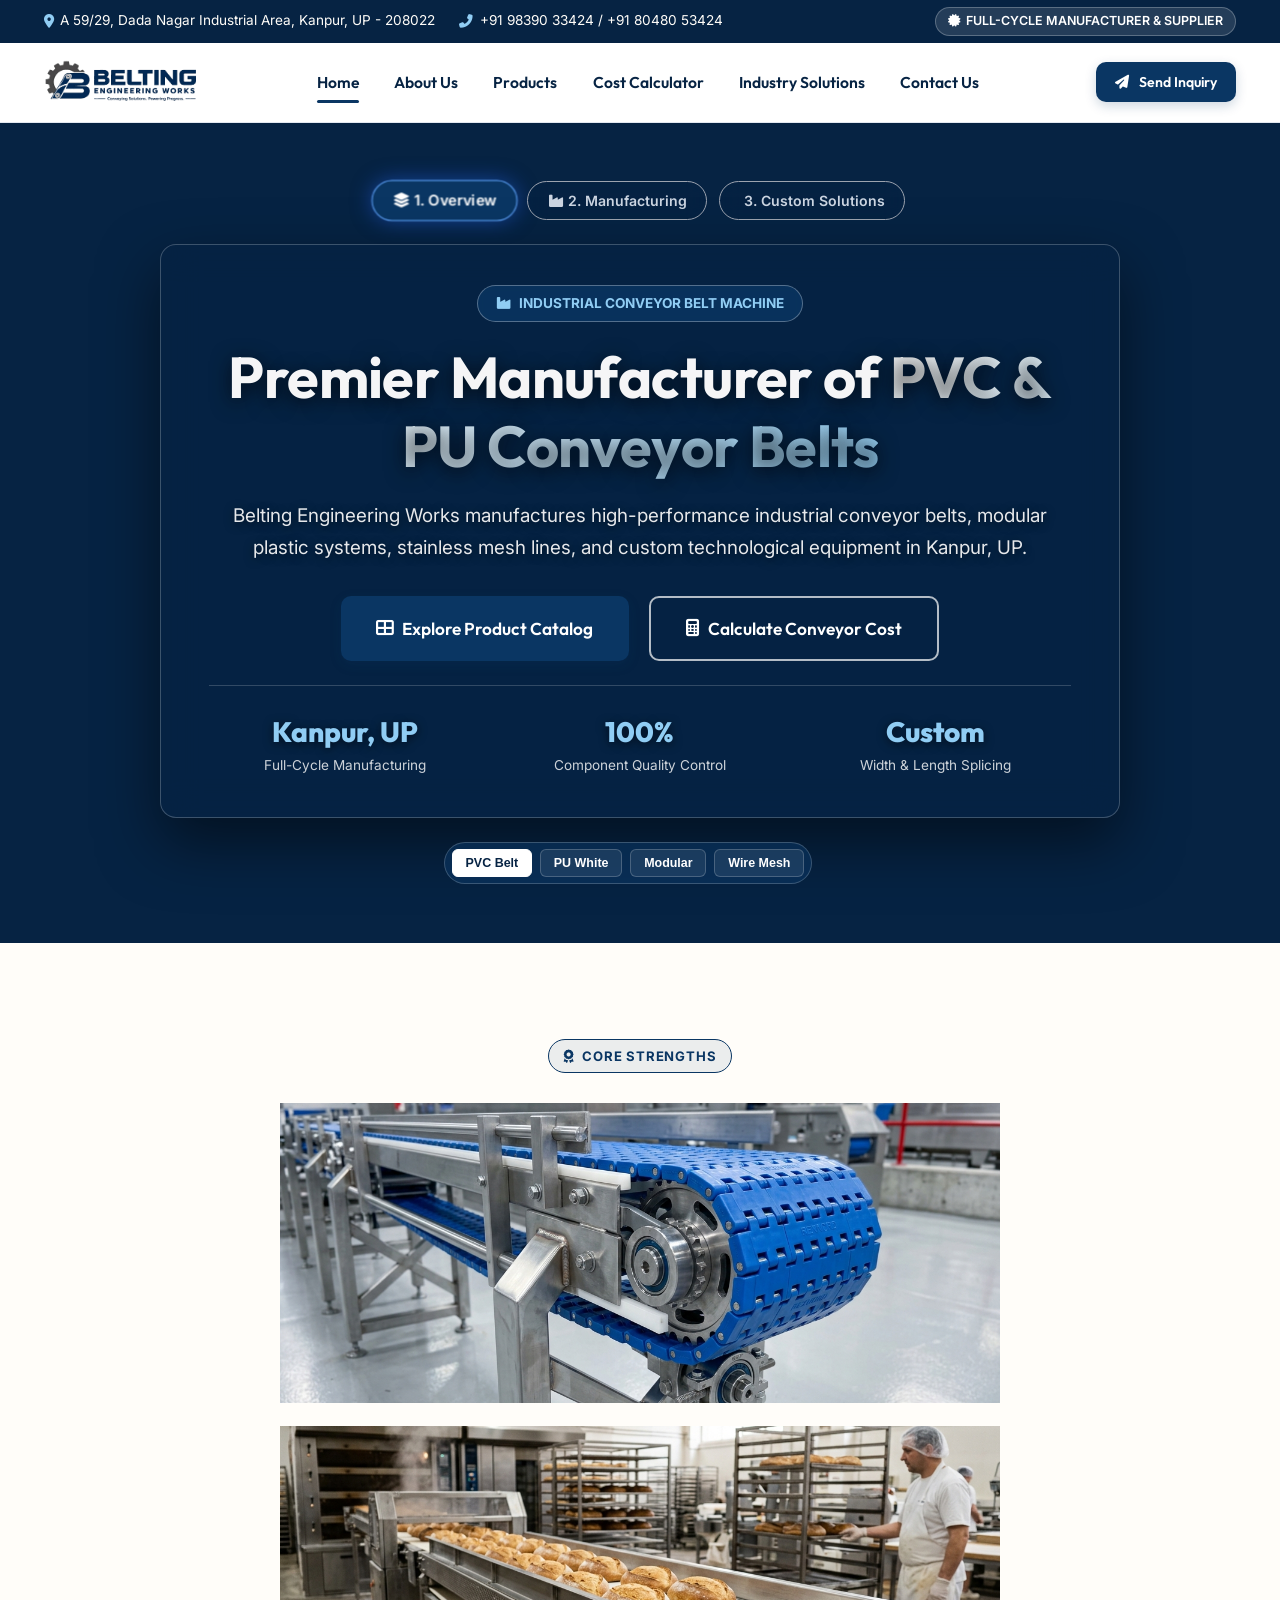
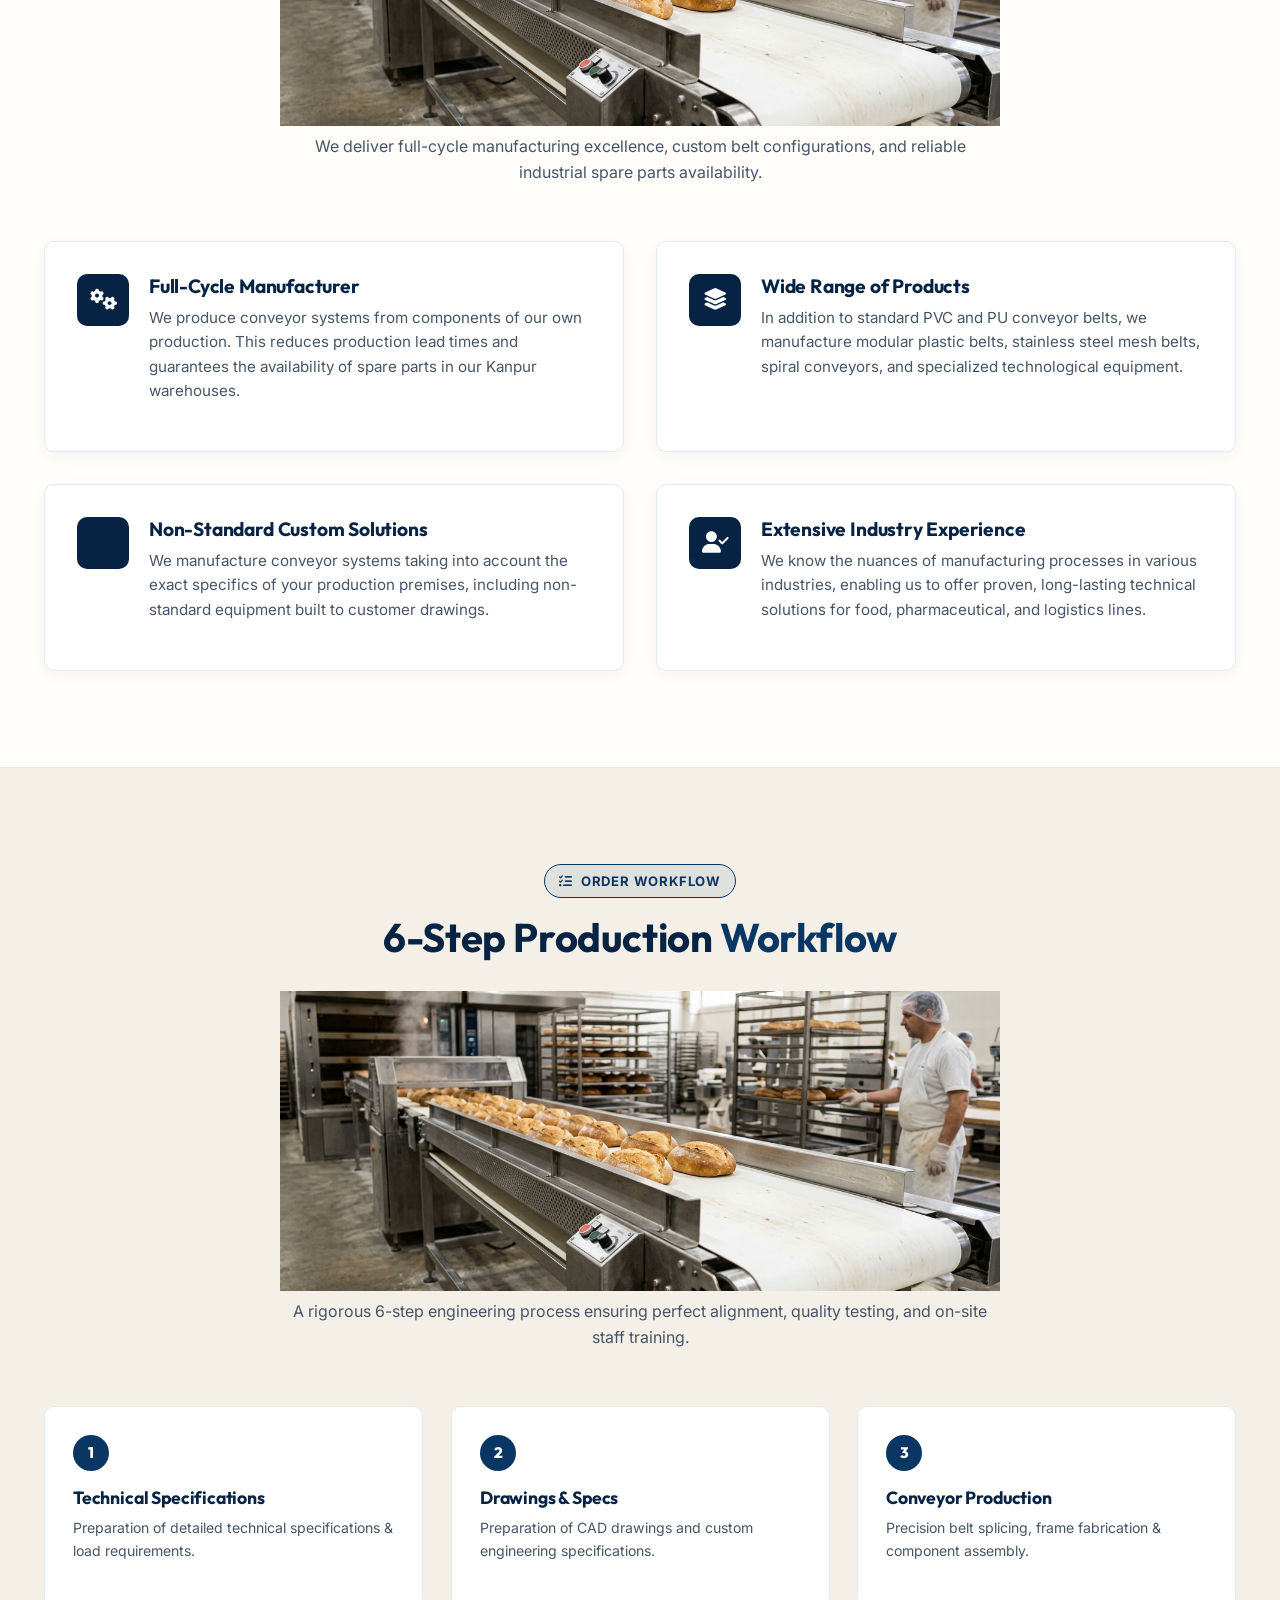
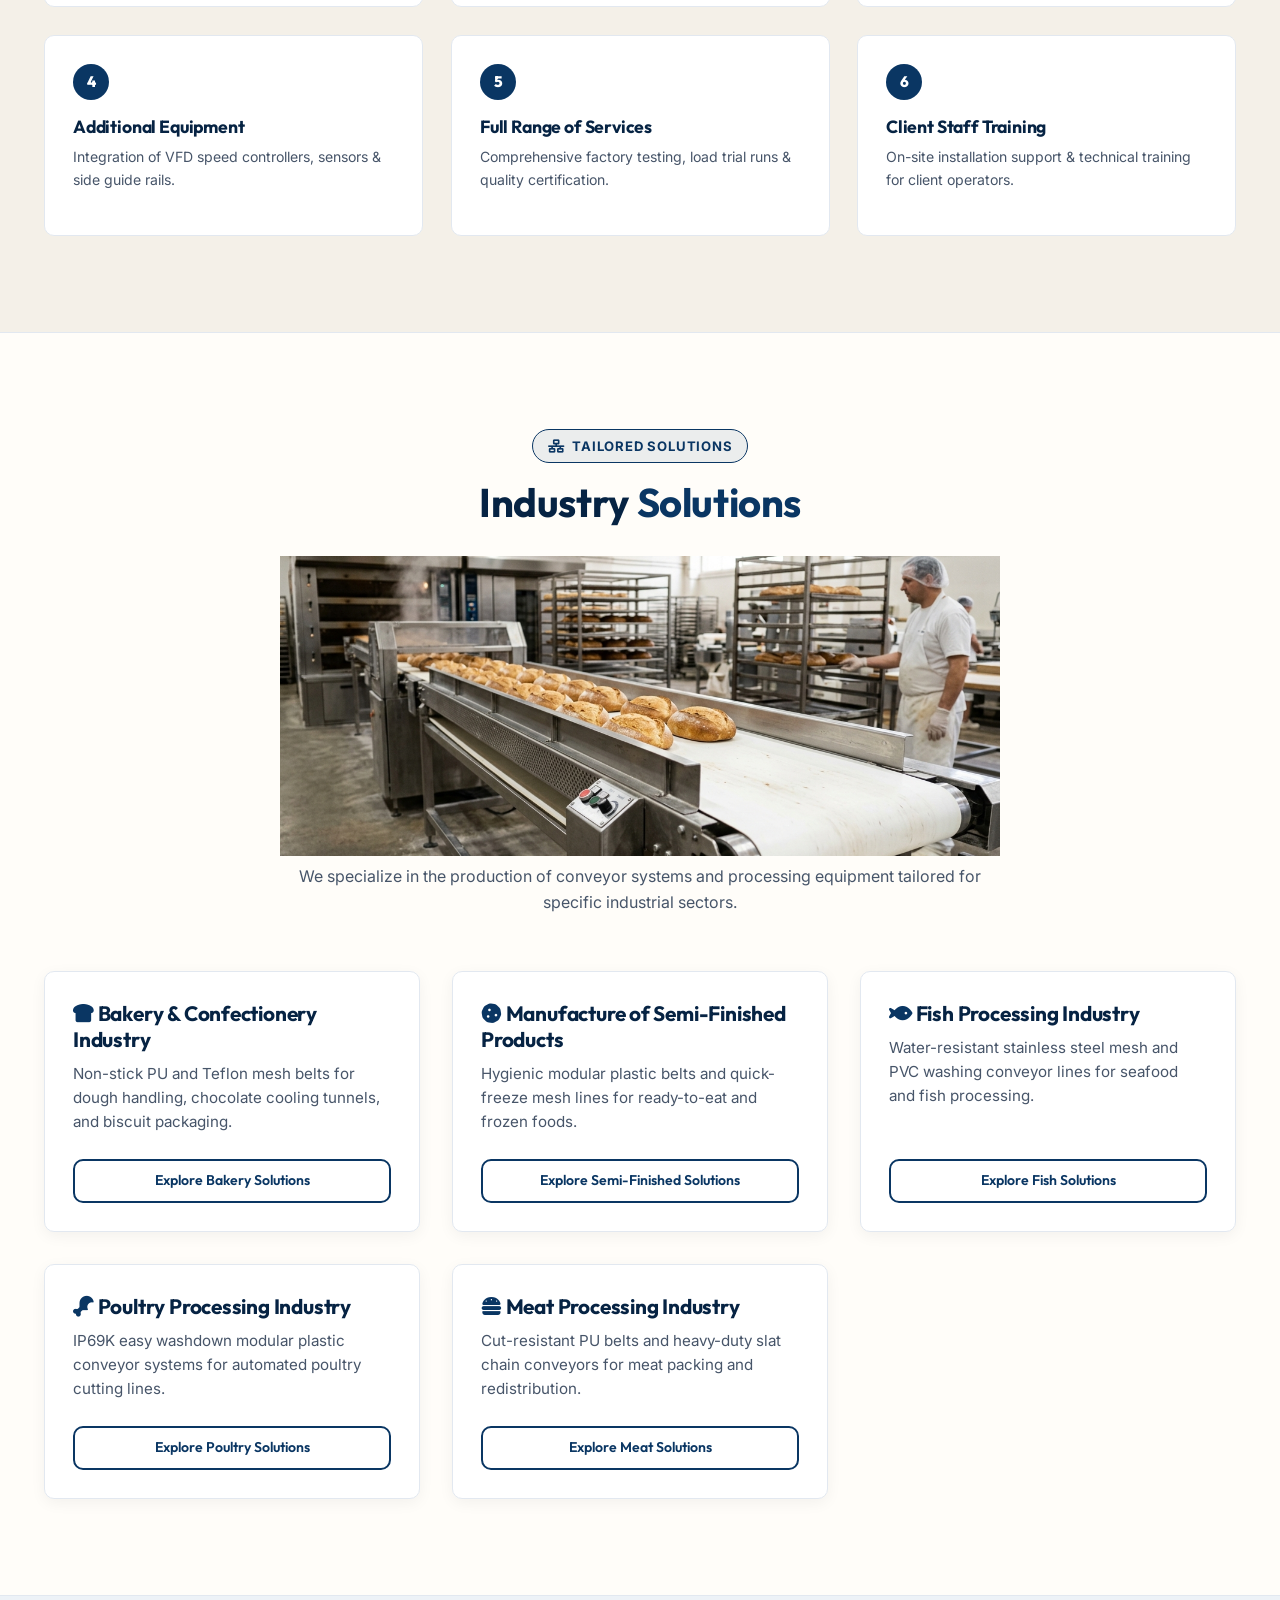
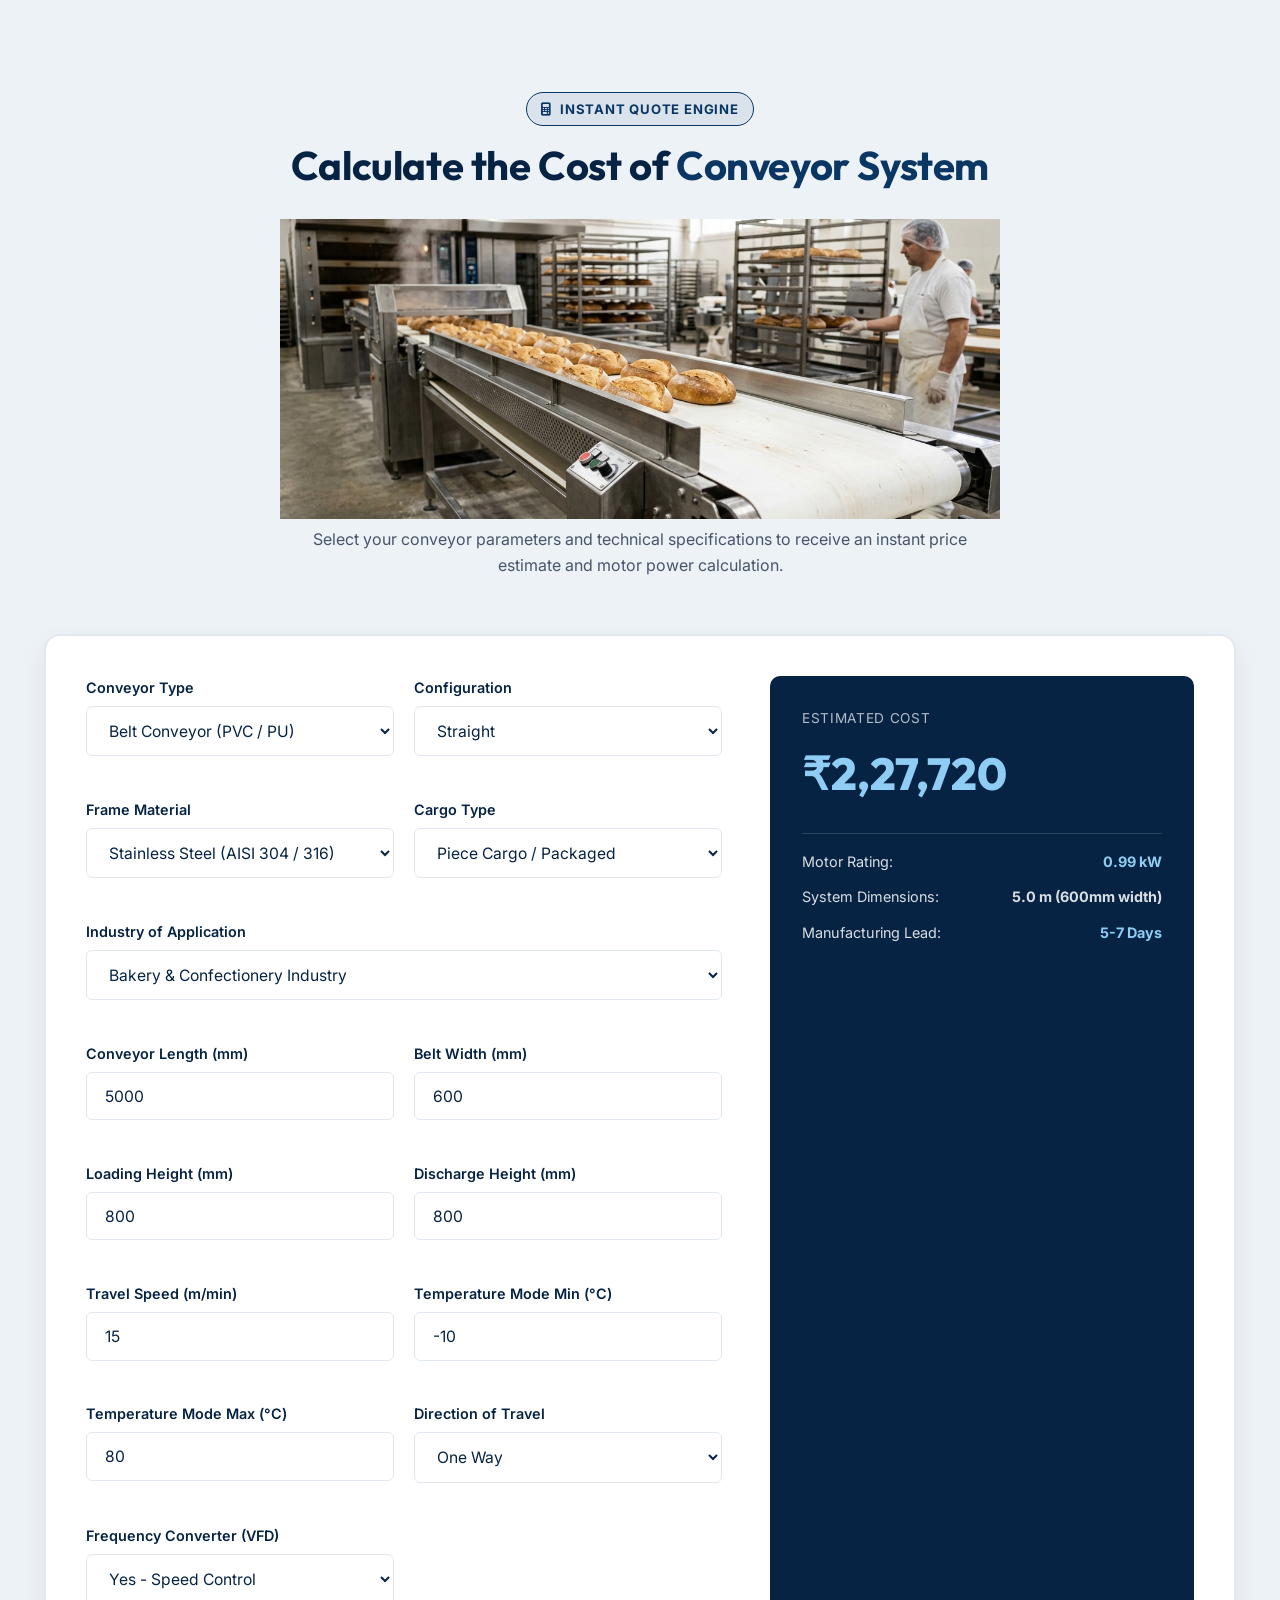
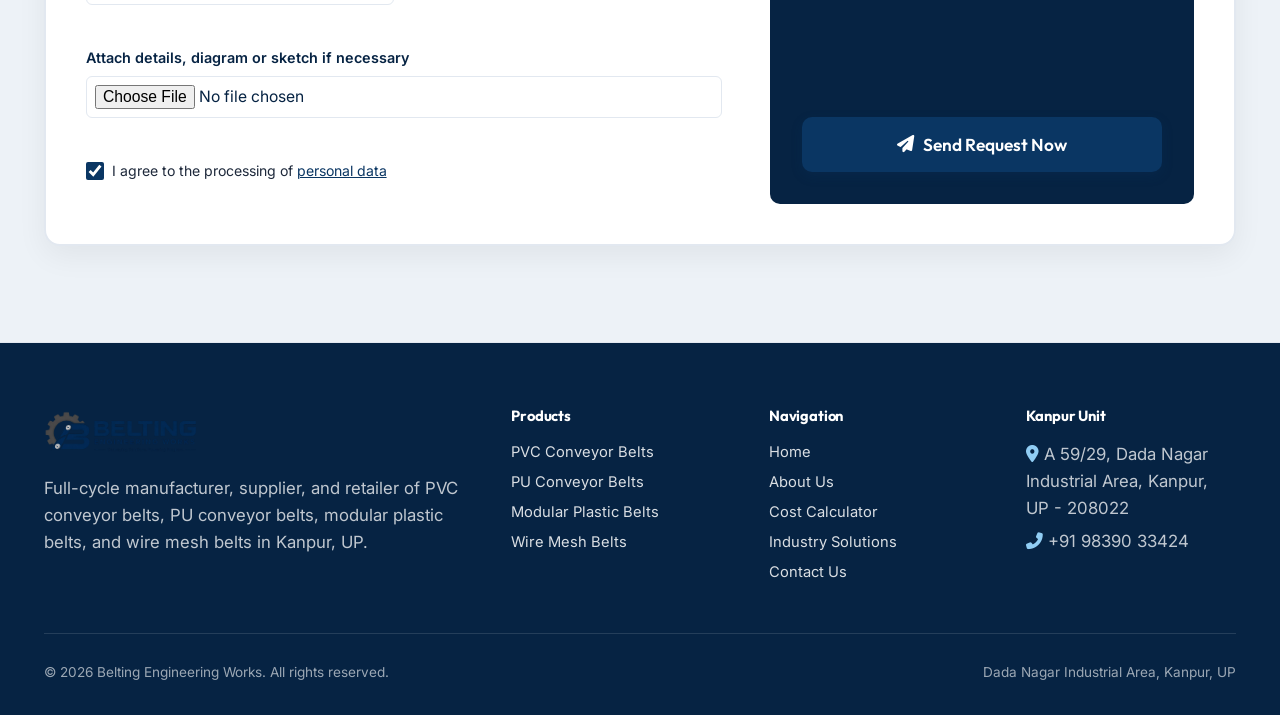
<file: index.html>
<!DOCTYPE html>
<html lang="en">

<head>
    <meta charset="UTF-8">
    <meta name="viewport" content="width=device-width, initial-scale=1.0">
    <title>Belting Engineering Works | Industrial Conveyor Belt Manufacturer Kanpur</title>
    <meta name="description"
        content="Belting Engineering Works Kanpur - Premier manufacturer of PVC Conveyor Belts, PU Belts, Modular Belts, Mesh Belts, and custom conveyor systems in Uttar Pradesh.">

    <!-- Font Awesome CDN -->
    <link rel="stylesheet" href="https://cdnjs.cloudflare.com/ajax/libs/font-awesome/6.4.0/css/all.min.css">

    <!-- Application Stylesheets -->
    <link rel="stylesheet" href="css/main.css">
    <link rel="stylesheet" href="css/animations.css">
    <link rel="stylesheet" href="css/components.css">
</head>

<body>
    <div class="scroll-progress-bar" id="blueScrollProgress"></div>

    <!-- ==========================================================================
       Top Contact Bar & Header
       ========================================================================== -->
    <div class="header-top">
        <div class="container top-bar-inner">
            <div class="top-bar-info">
                <div class="top-bar-item">
                    <i class="fas fa-map-marker-alt"></i>
                    <span>A 59/29, Dada Nagar Industrial Area, Kanpur, UP - 208022</span>
                </div>
                <div class="top-bar-item">
                    <i class="fas fa-phone-alt"></i>
                    <span>+91 98390 33424 / +91 80480 53424</span>
                </div>
            </div>
            <div class="top-bar-info">
                <div class="top-bar-badge">
                    <i class="fas fa-certificate"></i>
                    <span>FULL-CYCLE MANUFACTURER & SUPPLIER</span>
                </div>
            </div>
        </div>
    </div>

    <header class="navbar">
        <div class="container navbar-inner">
            <a href="index.html" class="brand-logo">
                <img src="assets/WhatsApp Image 2026-09-14 at 22.29.13.jpeg" alt="Belting Engineering Works"
                    class="brand-logo-img">
            </a>

            <nav class="nav-links">
                <a href="index.html" class="nav-link active">Home</a>
                <a href="about.html" class="nav-link">About Us</a>
                <a href="products.html" class="nav-link">Products</a>
                <a href="calculator.html" class="nav-link">Cost Calculator</a>
                <a href="applications.html" class="nav-link">Industry Solutions</a>
                <a href="contact.html" class="nav-link">Contact Us</a>
            </nav>

            <div class="nav-actions">
                <a href="contact.html" class="btn btn-blue btn-sm">
                    <i class="fas fa-paper-plane"></i> Send Inquiry
                </a>
                <button class="mobile-toggle" id="mobileNavToggle">
                    <i class="fas fa-bars"></i>
                </button>
            </div>
        </div>
    </header>

    <!-- ==========================================================================
       1. Full-Screen Viewport Big Size Conveyor Machine Hero Section
       ========================================================================== -->
    <section class="hero-fullscreen-machine" id="heroMachineSection">
        <!-- Massive Background Belt Machine Animation Canvas -->
        <canvas id="heroBeltCanvas" class="hero-big-bg-canvas"></canvas>

        <!-- Transparent Glassmorphism Overlay Text & 3-Step Scroll Controller -->
        <div class="hero-transparent-overlay-wrapper container">

            <div class="hero-step-bar">
                <div class="step-pill active" id="heroStep1Pill"><i class="fas fa-layer-group"></i> 1. Overview</div>
                <div class="step-pill" id="heroStep2Pill"><i class="fas fa-industry"></i> 2. Manufacturing</div>
                <div class="step-pill" id="heroStep3Pill"><i class="fas fa-drafting-table"></i> 3. Custom Solutions
                </div>
            </div>

            <div class="hero-transparent-card" id="heroDynamicCard">
                <div class="hero-badge-tag" id="heroBadge">
                    <i class="fas fa-industry"></i>INDUSTRIAL CONVEYOR BELT MACHINE
                </div>

                <h1 class="hero-transparent-title" id="heroTitle">
                    Premier Manufacturer of <span>PVC & PU Conveyor Belts</span>
                </h1>

                <p class="hero-transparent-lead" id="heroDesc">
                    Belting Engineering Works manufactures high-performance industrial conveyor belts, modular plastic
                    systems, stainless mesh lines, and custom technological equipment in Kanpur, UP.
                </p>

                <div class="hero-action-buttons" id="heroActions"
                    style="display: flex; gap: 1.25rem; justify-content: center; flex-wrap: wrap; margin-bottom: 1.5rem;">
                    <a href="products.html" class="btn btn-blue btn-lg">
                        <i class="fas fa-th-large"></i> Explore Product Catalog
                    </a>
                    <a href="calculator.html" class="btn btn-outline btn-lg"
                        style="color: #FFF; border-color: rgba(255,255,255,0.7);">
                        <i class="fas fa-calculator"></i> Calculate Conveyor Cost
                    </a>
                </div>

                <div class="hero-stats-transparent" id="heroStats">
                    <div>
                        <div class="stat-value">Kanpur, UP</div>
                        <div class="stat-label">Full-Cycle Manufacturing</div>
                    </div>
                    <div>
                        <div class="stat-value">100%</div>
                        <div class="stat-label">Component Quality Control</div>
                    </div>
                    <div>
                        <div class="stat-value">Custom</div>
                        <div class="stat-label">Width & Length Splicing</div>
                    </div>
                </div>
            </div>

            <!-- Material Selector & Scroll Indicator -->
            <div class="hero-hud-bar"
                style="margin-top: 1.5rem; display: flex; gap: 1.5rem; align-items: center; justify-content: center; flex-wrap: wrap; z-index: 5;">
                <div class="mat-pills"
                    style="display: flex; gap: 0.5rem; background: rgba(10, 54, 99, 0.6); padding: 0.4rem; border-radius: 99px; border: 1px solid rgba(255,255,255,0.2);">
                    <button class="mat-pill active" data-material="pvc">PVC Belt</button>
                    <button class="mat-pill" data-material="pu">PU White</button>
                    <button class="mat-pill" data-material="modular">Modular</button>
                    <button class="mat-pill" data-material="mesh">Wire Mesh</button>
                </div>

                <div class="hero-scroll-prompt" style="margin: 0;">
                    <!-- <span id="heroScrollPromptText" style="color: #90CDF4; font-size: 0.95rem; font-weight: 600;">
                        <i class="fas fa-mouse"></i> Scroll down (Step 1/3) to reveal manufacturing details
                    </span> -->
                </div>
            </div>

        </div>
    </section>

    <!-- ==========================================================================
       2. Why Us? Key Advantages Section
       ========================================================================== -->
    <section class="section section-cream">
        <div class="container">
            <div class="section-header reveal">
                <div class="section-tag"><i class="fas fa-award"></i> Core Strengths</div>
                                        <img src="assets/modular_plastic_belt.jpg" alt="Modular Plastic Belt" class="product-image" style="width:100%; max-height:300px; object-fit:cover; margin-top:1rem;"/>
                                        <img src="assets/real_pu_belt.jpg" alt="PU Belt" class="product-image" style="width:100%; max-height:300px; object-fit:cover; margin-top:1rem;"/>
                    We deliver full-cycle manufacturing excellence, custom belt configurations, and reliable industrial
                    spare parts availability.
                </p>
            </div>

            <div class="why-us-grid">

                <div class="why-card reveal">
                    <div class="why-icon"><i class="fas fa-cogs"></i></div>
                    <div>
                        <h3 class="why-title">Full-Cycle Manufacturer</h3>
                        <p class="why-desc">
                            We produce conveyor systems from components of our own production. This reduces production
                            lead times and guarantees the availability of spare parts in our Kanpur warehouses.
                        </p>
                    </div>
                </div>

                <div class="why-card reveal">
                    <div class="why-icon"><i class="fas fa-layer-group"></i></div>
                    <div>
                        <h3 class="why-title">Wide Range of Products</h3>
                        <p class="why-desc">
                            In addition to standard PVC and PU conveyor belts, we manufacture modular plastic belts,
                            stainless steel mesh belts, spiral conveyors, and specialized technological equipment.
                        </p>
                    </div>
                </div>

                <div class="why-card reveal">
                    <div class="why-icon"><i class="fas fa-drafting-table"></i></div>
                    <div>
                        <h3 class="why-title">Non-Standard Custom Solutions</h3>
                        <p class="why-desc">
                            We manufacture conveyor systems taking into account the exact specifics of your production
                            premises, including non-standard equipment built to customer drawings.
                        </p>
                    </div>
                </div>

                <div class="why-card reveal">
                    <div class="why-icon"><i class="fas fa-user-check"></i></div>
                    <div>
                        <h3 class="why-title">Extensive Industry Experience</h3>
                        <p class="why-desc">
                            We know the nuances of manufacturing processes in various industries, enabling us to offer
                            proven, long-lasting technical solutions for food, pharmaceutical, and logistics lines.
                        </p>
                    </div>
                </div>

            </div>
        </div>
    </section>

    <!-- ==========================================================================
       3. 6-Step Workflow Process Timeline
       ========================================================================== -->
    <section class="section section-cream-alt">
        <div class="container">
            <div class="section-header reveal">
                <div class="section-tag"><i class="fas fa-tasks"></i> Order Workflow</div>
                <h2 class="section-title">6-Step Production <span>Workflow</span></h2>
                                        <img src="assets/real_pu_belt.jpg" alt="PU Belt" class="product-image" style="width:100%; max-height:300px; object-fit:cover; margin-top:1rem;"/>
                    A rigorous 6-step engineering process ensuring perfect alignment, quality testing, and on-site staff
                    training.
                </p>
            </div>

            <div class="timeline-process-grid">

                <div class="process-step-card reveal">
                    <div class="step-number-badge">1</div>
                    <h4 class="step-card-title">Technical Specifications</h4>
                    <p class="step-card-desc">Preparation of detailed technical specifications & load requirements.</p>
                </div>

                <div class="process-step-card reveal">
                    <div class="step-number-badge">2</div>
                    <h4 class="step-card-title">Drawings & Specs</h4>
                    <p class="step-card-desc">Preparation of CAD drawings and custom engineering specifications.</p>
                </div>

                <div class="process-step-card reveal">
                    <div class="step-number-badge">3</div>
                    <h4 class="step-card-title">Conveyor Production</h4>
                    <p class="step-card-desc">Precision belt splicing, frame fabrication & component assembly.</p>
                </div>

                <div class="process-step-card reveal">
                    <div class="step-number-badge">4</div>
                    <h4 class="step-card-title">Additional Equipment</h4>
                    <p class="step-card-desc">Integration of VFD speed controllers, sensors & side guide rails.</p>
                </div>

                <div class="process-step-card reveal">
                    <div class="step-number-badge">5</div>
                    <h4 class="step-card-title">Full Range of Services</h4>
                    <p class="step-card-desc">Comprehensive factory testing, load trial runs & quality certification.
                    </p>
                </div>

                <div class="process-step-card reveal">
                    <div class="step-number-badge">6</div>
                    <h4 class="step-card-title">Client Staff Training</h4>
                    <p class="step-card-desc">On-site installation support & technical training for client operators.
                    </p>
                </div>

            </div>
        </div>
    </section>

    <!-- ==========================================================================
       4. Industry Solutions Overview
       ========================================================================== -->
    <section class="section section-cream">
        <div class="container">
            <div class="section-header reveal">
                <div class="section-tag"><i class="fas fa-network-wired"></i> Tailored Solutions</div>
                <h2 class="section-title">Industry <span>Solutions</span></h2>
                                        <img src="assets/real_pu_belt.jpg" alt="PU Belt" class="product-image" style="width:100%; max-height:300px; object-fit:cover; margin-top:1rem;"/>
                    We specialize in the production of conveyor systems and processing equipment tailored for specific
                    industrial sectors.
                </p>
            </div>

            <div class="products-grid">

                <div class="product-card reveal">
                    <div class="product-content-body">
                        <h3 class="product-card-title"><i class="fas fa-bread-slice"
                                style="color: var(--dark-blue);"></i> Bakery & Confectionery Industry</h3>
                        <p class="product-card-desc">Non-stick PU and Teflon mesh belts for dough handling, chocolate
                            cooling tunnels, and biscuit packaging.</p>
                        <a href="applications.html" class="btn btn-outline btn-sm">Explore Bakery Solutions</a>
                    </div>
                </div>

                <div class="product-card reveal">
                    <div class="product-content-body">
                        <h3 class="product-card-title"><i class="fas fa-cookie" style="color: var(--dark-blue);"></i>
                            Manufacture of Semi-Finished Products</h3>
                        <p class="product-card-desc">Hygienic modular plastic belts and quick-freeze mesh lines for
                            ready-to-eat and frozen foods.</p>
                        <a href="applications.html" class="btn btn-outline btn-sm">Explore Semi-Finished Solutions</a>
                    </div>
                </div>

                <div class="product-card reveal">
                    <div class="product-content-body">
                        <h3 class="product-card-title"><i class="fas fa-fish" style="color: var(--dark-blue);"></i> Fish
                            Processing Industry</h3>
                        <p class="product-card-desc">Water-resistant stainless steel mesh and PVC washing conveyor lines
                            for seafood and fish processing.</p>
                        <a href="applications.html" class="btn btn-outline btn-sm">Explore Fish Solutions</a>
                    </div>
                </div>

                <div class="product-card reveal">
                    <div class="product-content-body">
                        <h3 class="product-card-title"><i class="fas fa-drumstick-bite"
                                style="color: var(--dark-blue);"></i> Poultry Processing Industry</h3>
                        <p class="product-card-desc">IP69K easy washdown modular plastic conveyor systems for automated
                            poultry cutting lines.</p>
                        <a href="applications.html" class="btn btn-outline btn-sm">Explore Poultry Solutions</a>
                    </div>
                </div>

                <div class="product-card reveal">
                    <div class="product-content-body">
                        <h3 class="product-card-title"><i class="fas fa-hamburger" style="color: var(--dark-blue);"></i>
                            Meat Processing Industry</h3>
                        <p class="product-card-desc">Cut-resistant PU belts and heavy-duty slat chain conveyors for meat
                            packing and redistribution.</p>
                        <a href="applications.html" class="btn btn-outline btn-sm">Explore Meat Solutions</a>
                    </div>
                </div>

            </div>
        </div>
    </section>

    <!-- ==========================================================================
       5. Interactive Conveyor Cost & Specification Calculator Form
       ========================================================================== -->
    <section class="section section-grey">
        <div class="container">
            <div class="section-header reveal">
                <div class="section-tag"><i class="fas fa-calculator"></i> Instant Quote Engine</div>
                <h2 class="section-title">Calculate the Cost of <span>Conveyor System</span></h2>
                                        <img src="assets/real_pu_belt.jpg" alt="PU Belt" class="product-image" style="width:100%; max-height:300px; object-fit:cover; margin-top:1rem;"/>
                    Select your conveyor parameters and technical specifications to receive an instant price estimate
                    and motor power calculation.
                </p>
            </div>

            <form id="conveyorCalcForm" class="calc-wrapper-card reveal">

                <!-- Left Column: Inputs -->
                <div class="calc-form-grid">

                    <div class="form-group">
                        <label class="form-label" for="calcType">Conveyor Type</label>
                        <select id="calcType" class="form-select">
                            <option value="belt" selected>Belt Conveyor (PVC / PU)</option>
                            <option value="modular">Modular Plastic Conveyor</option>
                            <option value="mesh">Stainless Steel Mesh Conveyor</option>
                            <option value="spiral">Spiral Conveyor System</option>
                            <option value="round">Round Belt Conveyor</option>
                            <option value="roller">Roller Conveyor</option>
                            <option value="chain">Chain / Slat Conveyor</option>
                            <option value="other">Other System</option>
                        </select>
                    </div>

                    <div class="form-group">
                        <label class="form-label" for="calcConfig">Configuration</label>
                        <select id="calcConfig" class="form-select">
                            <option value="straight" selected>Straight</option>
                            <option value="curved">Curved (45° / 90° / 180°)</option>
                            <option value="zshaped">Z-shaped</option>
                            <option value="lshaped">L-shaped</option>
                            <option value="angled">Angled</option>
                            <option value="inclined">Inclined</option>
                            <option value="multilevel">Multi-level</option>
                            <option value="spiral">Spiral</option>
                        </select>
                    </div>

                    <div class="form-group">
                        <label class="form-label" for="calcFrame">Frame Material</label>
                        <select id="calcFrame" class="form-select">
                            <option value="ss" selected>Stainless Steel (AISI 304 / 316)</option>
                            <option value="cs">Powder Coated Structural Steel</option>
                        </select>
                    </div>

                    <div class="form-group">
                        <label class="form-label" for="calcCargo">Cargo Type</label>
                        <select id="calcCargo" class="form-select">
                            <option value="piece" selected>Piece Cargo / Packaged</option>
                            <option value="bulk">Bulk Raw Material</option>
                        </select>
                    </div>

                    <div class="form-group calc-form-full">
                        <label class="form-label" for="calcIndustry">Industry of Application</label>
                        <select id="calcIndustry" class="form-select">
                            <option value="bakery" selected>Bakery & Confectionery Industry</option>
                            <option value="semifinished">Semi-Finished Products Industry</option>
                            <option value="fish">Fish Processing Industry</option>
                            <option value="poultry">Poultry Processing Industry</option>
                            <option value="meat">Meat Processing Industry</option>
                            <option value="other">Other Industry</option>
                        </select>
                    </div>

                    <div class="form-group">
                        <label class="form-label">Conveyor Length (mm)</label>
                        <input type="number" id="calcLength" class="form-input" value="5000" min="500" step="500">
                    </div>

                    <div class="form-group">
                        <label class="form-label">Belt Width (mm)</label>
                        <input type="number" id="calcWidth" class="form-input" value="600" min="200" step="50">
                    </div>

                    <div class="form-group">
                        <label class="form-label">Loading Height (mm)</label>
                        <input type="number" id="calcLoadHeight" class="form-input" value="800" step="50">
                    </div>

                    <div class="form-group">
                        <label class="form-label">Discharge Height (mm)</label>
                        <input type="number" id="calcDischargeHeight" class="form-input" value="800" step="50">
                    </div>

                    <div class="form-group">
                        <label class="form-label">Travel Speed (m/min)</label>
                        <input type="number" id="calcSpeed" class="form-input" value="15" step="1">
                    </div>

                    <div class="form-group">
                        <label class="form-label">Temperature Mode Min (°C)</label>
                        <input type="number" id="calcTempMin" class="form-input" value="-10" step="5">
                    </div>

                    <div class="form-group">
                        <label class="form-label">Temperature Mode Max (°C)</label>
                        <input type="number" id="calcTempMax" class="form-input" value="80" step="5">
                    </div>

                    <div class="form-group">
                        <label class="form-label" for="calcDirection">Direction of Travel</label>
                        <select id="calcDirection" class="form-select">
                            <option value="oneway" selected>One Way</option>
                            <option value="reversible">Reversible</option>
                        </select>
                    </div>

                    <div class="form-group">
                        <label class="form-label" for="calcVfd">Frequency Converter (VFD)</label>
                        <select id="calcVfd" class="form-select">
                            <option value="yes" selected>Yes - Speed Control</option>
                            <option value="no">No - Fixed Speed</option>
                        </select>
                    </div>

                    <div class="form-group calc-form-full">
                        <label class="form-label" for="calcFile">Attach details, diagram or sketch if necessary</label>
                        <input type="file" id="calcFile" class="form-input" accept=".pdf,.png,.jpg,.jpeg,.dwg,.dxf"
                            style="padding: 0.5rem; background: var(--color-white);">
                    </div>

                    <div class="form-group calc-form-full" style="display: flex; align-items: center; gap: 0.5rem;">
                        <input type="checkbox" id="calcPrivacy" required checked
                            style="width: 1.1rem; height: 1.1rem; accent-color: var(--dark-blue);">
                        <label for="calcPrivacy" style="font-size: 0.88rem; color: var(--grey-dark); cursor: pointer;">
                            I agree to the processing of <a href="#"
                                style="color: var(--dark-blue); text-decoration: underline;">personal data</a>
                        </label>
                    </div>

                </div>

                <!-- Right Column: Live Summary & Submission -->
                <div class="calc-summary-panel">
                    <div>
                        <div class="calc-price-title">Estimated Cost</div>
                        <div class="calc-price-num" id="calcPriceDisplay">₹1,85,000</div>

                        <div class="calc-specs-list">
                            <div class="calc-spec-item">
                                <span>Motor Rating:</span>
                                <strong id="calcMotorKwDisplay" style="color: #90CDF4;">1.85 kW</strong>
                            </div>
                            <div class="calc-spec-item">
                                <span>System Dimensions:</span>
                                <strong id="calcLengthDisplay">5.0 m (600mm width)</strong>
                            </div>
                            <div class="calc-spec-item">
                                <span>Manufacturing Lead:</span>
                                <strong id="calcLeadDisplay" style="color: #90CDF4;">5-7 Days</strong>
                            </div>
                        </div>
                    </div>

                    <div>
                        <button type="submit" class="btn btn-blue btn-lg" style="width: 100%;">
                            <i class="fas fa-paper-plane"></i> Send Request Now
                        </button>
                    </div>
                </div>

            </form>
        </div>
    </section>

    <!-- ==========================================================================
       6. Footer Section
       ========================================================================== -->
    <footer class="footer">
        <div class="container">
            <div class="footer-grid">
                <div>
                    <a href="index.html" class="brand-logo" style="margin-bottom: 1rem; display: inline-flex;">
                        <img src="assets/WhatsApp Image 2026-09-14 at 22.29.13.jpeg" alt="Belting Engineering Works"
                            class="brand-logo-img">
                    </a>
                    <p>
                        Full-cycle manufacturer, supplier, and retailer of PVC conveyor belts, PU conveyor belts,
                        modular plastic belts, and wire mesh belts in Kanpur, UP.
                    </p>
                </div>
                <div>
                    <h4 style="color: #FFF; margin-bottom: 1rem;">Products</h4>
                    <ul style="display: flex; flex-direction: column; gap: 0.4rem;">
                        <li><a href="products.html">PVC Conveyor Belts</a></li>
                        <li><a href="products.html">PU Conveyor Belts</a></li>
                        <li><a href="products.html">Modular Plastic Belts</a></li>
                        <li><a href="products.html">Wire Mesh Belts</a></li>
                    </ul>
                </div>
                <div>
                    <h4 style="color: #FFF; margin-bottom: 1rem;">Navigation</h4>
                    <ul style="display: flex; flex-direction: column; gap: 0.4rem;">
                        <li><a href="index.html">Home</a></li>
                        <li><a href="about.html">About Us</a></li>
                        <li><a href="calculator.html">Cost Calculator</a></li>
                        <li><a href="applications.html">Industry Solutions</a></li>
                        <li><a href="contact.html">Contact Us</a></li>
                    </ul>
                </div>
                <div>
                    <h4 style="color: #FFF; margin-bottom: 1rem;">Kanpur Unit</h4>
                    <p style="margin-bottom: 0.4rem;"><i class="fas fa-map-marker-alt" style="color: #90CDF4;"></i> A
                        59/29, Dada Nagar Industrial Area, Kanpur, UP - 208022</p>
                    <p><i class="fas fa-phone-alt" style="color: #90CDF4;"></i> +91 98390 33424</p>
                </div>
            </div>

            <div class="footer-bottom">
                <div>© 2026 Belting Engineering Works. All rights reserved.</div>
                <div>Dada Nagar Industrial Area, Kanpur, UP</div>
            </div>
        </div>
    </footer>

    <!-- Scripts -->
    <script src="js/canvas-belt.js"></script>
    <script src="js/calculator.js"></script>
    <script src="js/app.js"></script>
</body>

</html>
</file>
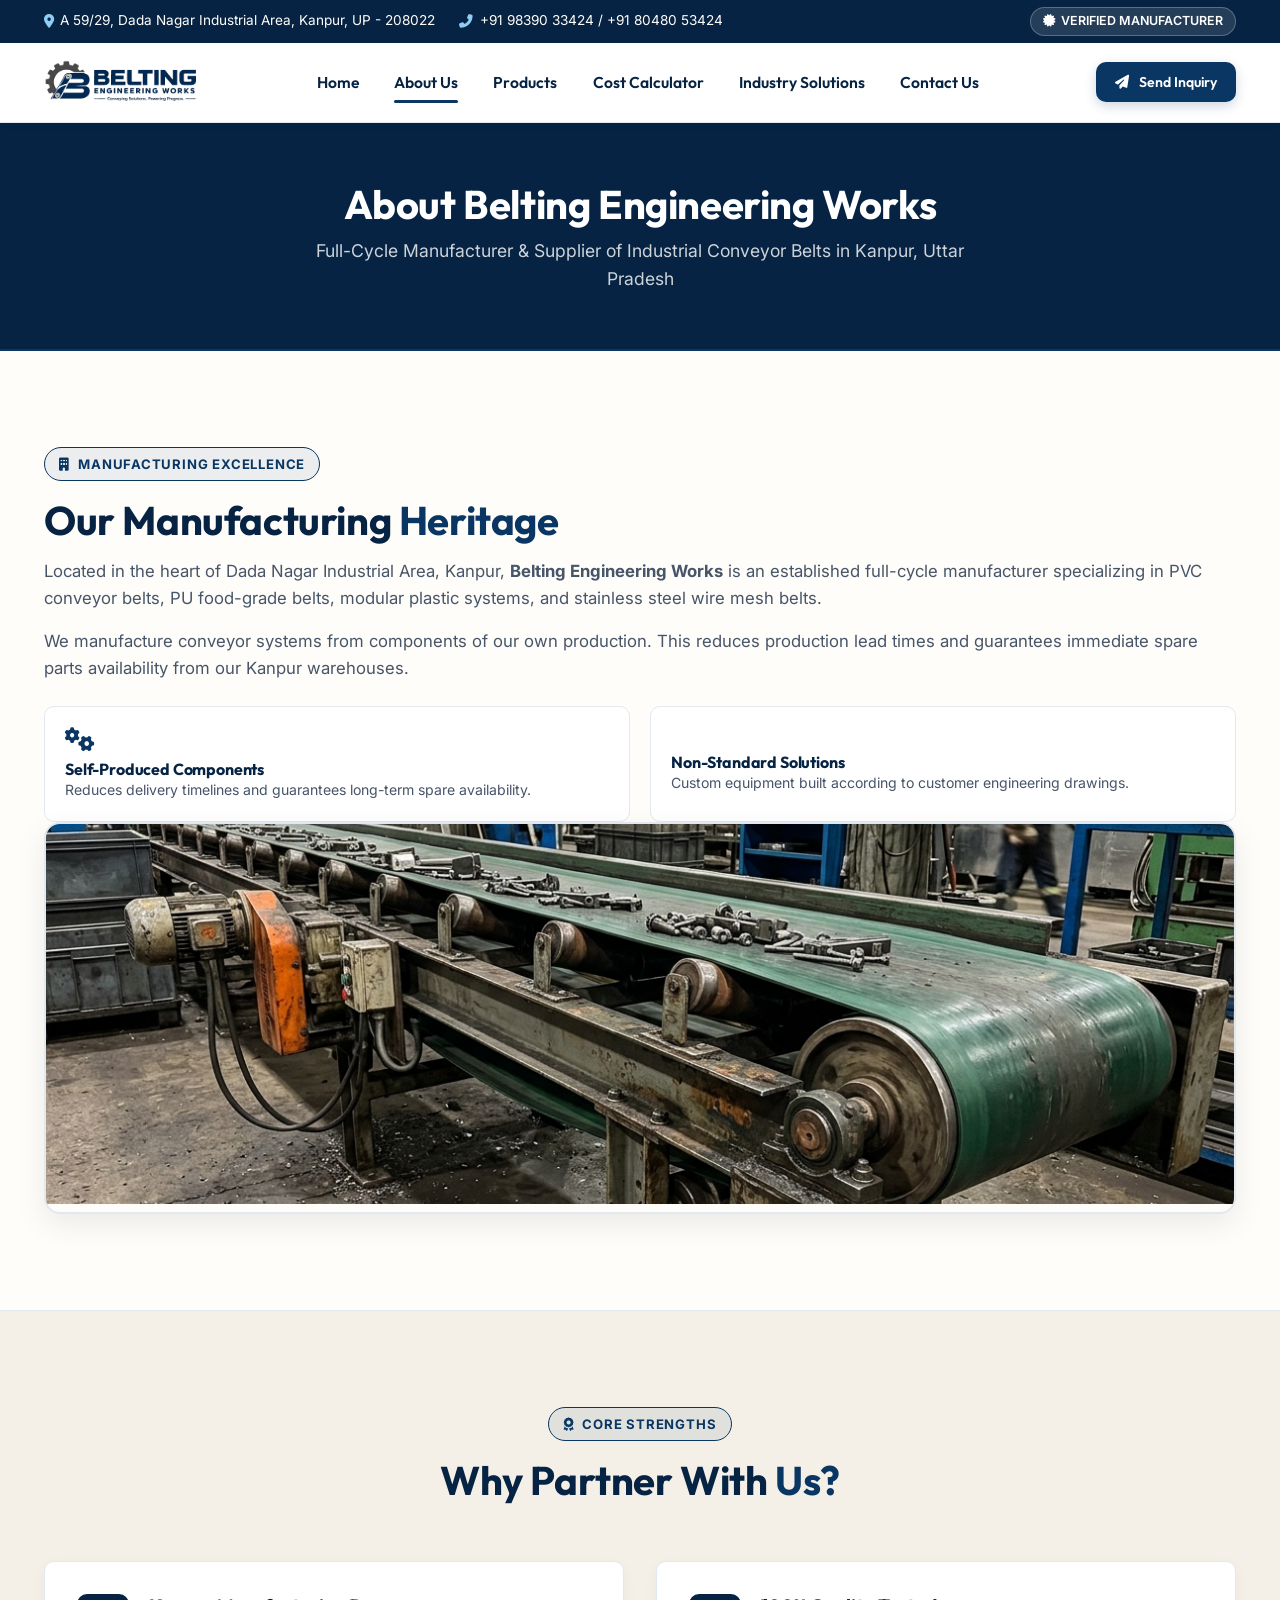
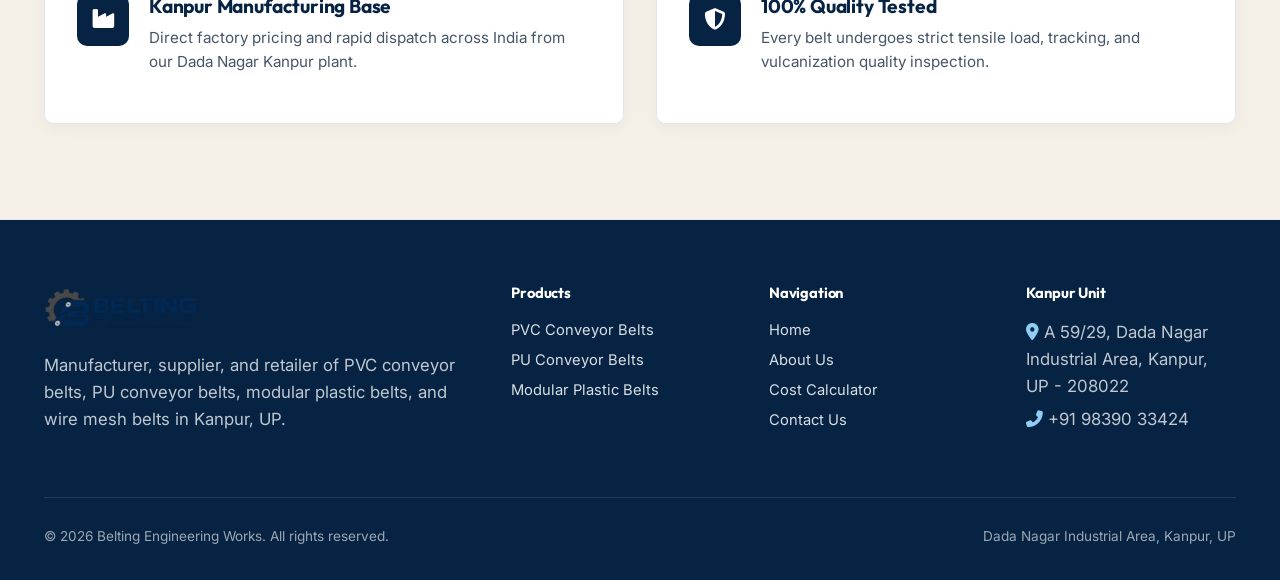
<file: about.html>
<!DOCTYPE html>
<html lang="en">
<head>
    <meta charset="UTF-8">
    <meta name="viewport" content="width=device-width, initial-scale=1.0">
    <title>About Us | Belting Engineering Works Kanpur</title>
    <meta name="description" content="Learn about Belting Engineering Works, a full-cycle conveyor belt manufacturer in Dada Nagar Industrial Area, Kanpur, Uttar Pradesh.">
    
    <link rel="stylesheet" href="https://cdnjs.cloudflare.com/ajax/libs/font-awesome/6.4.0/css/all.min.css">
    <link rel="stylesheet" href="css/main.css">
    <link rel="stylesheet" href="css/animations.css">
    <link rel="stylesheet" href="css/components.css">
</head>
<body>
    <div class="scroll-progress-bar" id="blueScrollProgress"></div>

    <!-- Header Top Bar & Navbar -->
    <div class="header-top">
        <div class="container top-bar-inner">
            <div class="top-bar-info">
                <div class="top-bar-item"><i class="fas fa-map-marker-alt"></i><span>A 59/29, Dada Nagar Industrial Area, Kanpur, UP - 208022</span></div>
                <div class="top-bar-item"><i class="fas fa-phone-alt"></i><span>+91 98390 33424 / +91 80480 53424</span></div>
            </div>
            <div class="top-bar-info">
                <div class="top-bar-badge"><i class="fas fa-certificate"></i><span>VERIFIED MANUFACTURER</span></div>
            </div>
        </div>
    </div>

    <header class="navbar">
        <div class="container navbar-inner">
            <a href="index.html" class="brand-logo"><img src="assets/WhatsApp Image 2026-09-14 at 22.29.13.jpeg" alt="Belting Engineering Works" class="brand-logo-img"></a>
            <nav class="nav-links">
                <a href="index.html" class="nav-link">Home</a>
                <a href="about.html" class="nav-link active">About Us</a>
                <a href="products.html" class="nav-link">Products</a>
                <a href="calculator.html" class="nav-link">Cost Calculator</a>
                <a href="applications.html" class="nav-link">Industry Solutions</a>
                <a href="contact.html" class="nav-link">Contact Us</a>
            </nav>
            <div class="nav-actions">
                <a href="contact.html" class="btn btn-blue btn-sm"><i class="fas fa-paper-plane"></i> Send Inquiry</a>
                <button class="mobile-toggle" id="mobileNavToggle"><i class="fas fa-bars"></i></button>
            </div>
        </div>
    </header>

    <!-- Page Banner -->
    <div class="page-banner">
        <div class="container">
            <h1>About Belting Engineering Works</h1>
            <p>Full-Cycle Manufacturer & Supplier of Industrial Conveyor Belts in Kanpur, Uttar Pradesh</p>
        </div>
    </div>

    <!-- About Content Section -->
    <section class="section section-cream">
        <div class="container">
            <div class="hero-fullscreen-grid">
                
                <div class="reveal-left">
                    <div class="section-tag"><i class="fas fa-building"></i> Manufacturing Excellence</div>
                    <h2 class="section-title">Our Manufacturing <span>Heritage</span></h2>
                    <p>
                        Located in the heart of Dada Nagar Industrial Area, Kanpur, <strong>Belting Engineering Works</strong> is an established full-cycle manufacturer specializing in PVC conveyor belts, PU food-grade belts, modular plastic systems, and stainless steel wire mesh belts.
                    </p>
                    <p>
                        We manufacture conveyor systems from components of our own production. This reduces production lead times and guarantees immediate spare parts availability from our Kanpur warehouses.
                    </p>

                    <div style="display: grid; grid-template-columns: 1fr 1fr; gap: 1.25rem; margin-top: 1.5rem;">
                        <div style="background: var(--color-white); padding: 1.25rem; border-radius: var(--radius-md); border: 1px solid var(--grey-border);">
                            <i class="fas fa-cogs" style="font-size: 1.5rem; color: var(--dark-blue); margin-bottom: 0.5rem;"></i>
                            <h4 style="font-size: 1rem; color: var(--dark-blue-deep);">Self-Produced Components</h4>
                            <p style="font-size: 0.88rem; color: var(--grey-medium); margin: 0;">Reduces delivery timelines and guarantees long-term spare availability.</p>
                        </div>
                        <div style="background: var(--color-white); padding: 1.25rem; border-radius: var(--radius-md); border: 1px solid var(--grey-border);">
                            <i class="fas fa-drafting-table" style="font-size: 1.5rem; color: var(--dark-blue); margin-bottom: 0.5rem;"></i>
                            <h4 style="font-size: 1rem; color: var(--dark-blue-deep);">Non-Standard Solutions</h4>
                            <p style="font-size: 0.88rem; color: var(--grey-medium); margin: 0;">Custom equipment built according to customer engineering drawings.</p>
                        </div>
                    </div>
                </div>

                <div class="reveal-right">
                    <div style="border-radius: var(--radius-lg); overflow: hidden; border: 2px solid var(--grey-border); box-shadow: 0 10px 30px rgba(0, 0, 0, 0.08);">
                        <img src="assets/real_pvc_belt.jpg" alt="Belting Engineering Works Kanpur Workshop" style="width: 100%; height: 380px; object-fit: cover;">
                    </div>
                </div>

            </div>
        </div>
    </section>

    <!-- Why Us Section -->
    <section class="section section-cream-alt">
        <div class="container">
            <div class="section-header reveal">
                <div class="section-tag"><i class="fas fa-award"></i> Core Strengths</div>
                <h2 class="section-title">Why Partner With <span>Us?</span></h2>
            </div>

            <div class="why-us-grid">
                <div class="why-card reveal">
                    <div class="why-icon"><i class="fas fa-industry"></i></div>
                    <div>
                        <h3 class="why-title">Kanpur Manufacturing Base</h3>
                        <p class="why-desc">Direct factory pricing and rapid dispatch across India from our Dada Nagar Kanpur plant.</p>
                    </div>
                </div>

                <div class="why-card reveal">
                    <div class="why-icon"><i class="fas fa-shield-alt"></i></div>
                    <div>
                        <h3 class="why-title">100% Quality Tested</h3>
                        <p class="why-desc">Every belt undergoes strict tensile load, tracking, and vulcanization quality inspection.</p>
                    </div>
                </div>
            </div>
        </div>
    </section>

    <!-- Footer -->
    <footer class="footer">
        <div class="container">
            <div class="footer-grid">
                <div>
                    <a href="index.html" class="brand-logo" style="margin-bottom: 1rem; display: inline-flex;"><img src="assets/WhatsApp Image 2026-09-14 at 22.29.13.jpeg" alt="Belting Engineering Works" class="brand-logo-img"></a>
                    <p>Manufacturer, supplier, and retailer of PVC conveyor belts, PU conveyor belts, modular plastic belts, and wire mesh belts in Kanpur, UP.</p>
                </div>
                <div>
                    <h4 style="color: #FFF; margin-bottom: 1rem;">Products</h4>
                    <ul style="display: flex; flex-direction: column; gap: 0.4rem;">
                        <li><a href="products.html">PVC Conveyor Belts</a></li>
                        <li><a href="products.html">PU Conveyor Belts</a></li>
                        <li><a href="products.html">Modular Plastic Belts</a></li>
                    </ul>
                </div>
                <div>
                    <h4 style="color: #FFF; margin-bottom: 1rem;">Navigation</h4>
                    <ul style="display: flex; flex-direction: column; gap: 0.4rem;">
                        <li><a href="index.html">Home</a></li>
                        <li><a href="about.html">About Us</a></li>
                        <li><a href="calculator.html">Cost Calculator</a></li>
                        <li><a href="contact.html">Contact Us</a></li>
                    </ul>
                </div>
                <div>
                    <h4 style="color: #FFF; margin-bottom: 1rem;">Kanpur Unit</h4>
                    <p style="margin-bottom: 0.4rem;"><i class="fas fa-map-marker-alt" style="color: #90CDF4;"></i> A 59/29, Dada Nagar Industrial Area, Kanpur, UP - 208022</p>
                    <p><i class="fas fa-phone-alt" style="color: #90CDF4;"></i> +91 98390 33424</p>
                </div>
            </div>
            <div class="footer-bottom">
                <div>© 2026 Belting Engineering Works. All rights reserved.</div>
                <div>Dada Nagar Industrial Area, Kanpur, UP</div>
            </div>
        </div>
    </footer>

    <script src="js/app.js"></script>
</body>
</html>
</file>
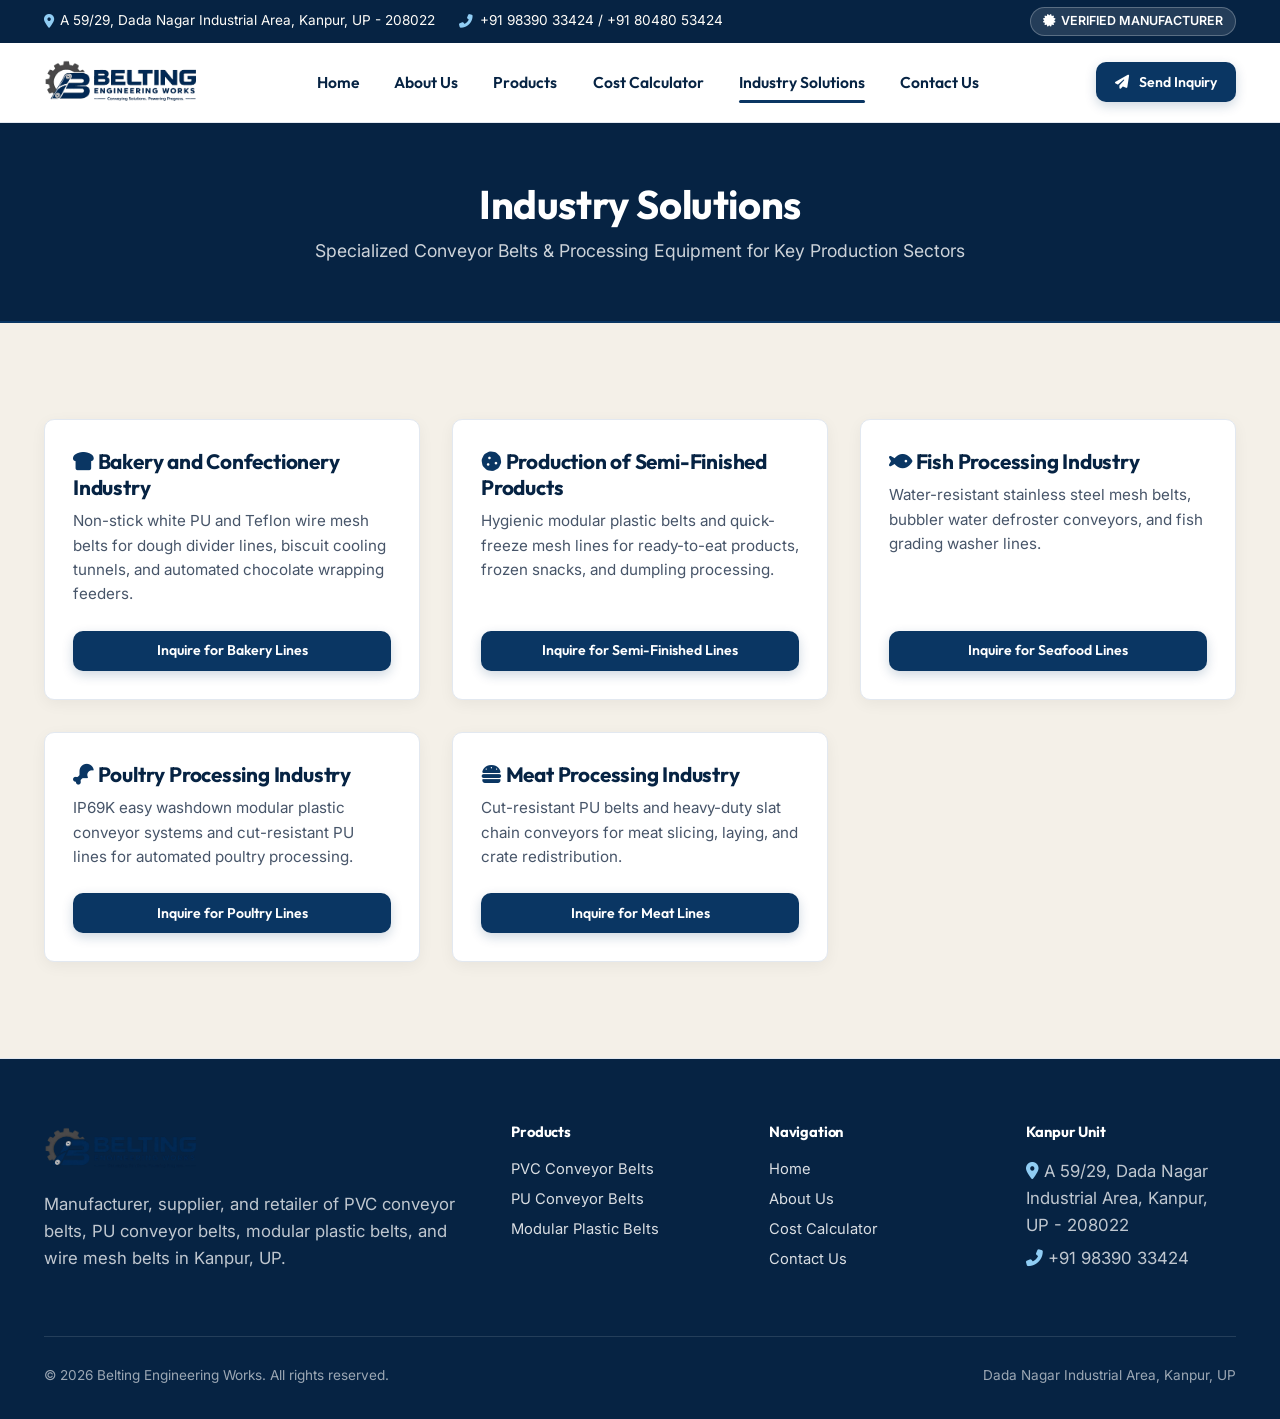
<file: applications.html>
<!DOCTYPE html>
<html lang="en">
<head>
    <meta charset="UTF-8">
    <meta name="viewport" content="width=device-width, initial-scale=1.0">
    <title>Industry Solutions | Belting Engineering Works Kanpur</title>
    <meta name="description" content="Conveyor systems & belting solutions specialized for bakery, meat processing, poultry, seafood, and semi-finished food production industries.">
    
    <link rel="stylesheet" href="https://cdnjs.cloudflare.com/ajax/libs/font-awesome/6.4.0/css/all.min.css">
    <link rel="stylesheet" href="css/main.css">
    <link rel="stylesheet" href="css/animations.css">
    <link rel="stylesheet" href="css/components.css">
</head>
<body>
    <div class="scroll-progress-bar" id="blueScrollProgress"></div>

    <!-- Header Top Bar & Navbar -->
    <div class="header-top">
        <div class="container top-bar-inner">
            <div class="top-bar-info">
                <div class="top-bar-item"><i class="fas fa-map-marker-alt"></i><span>A 59/29, Dada Nagar Industrial Area, Kanpur, UP - 208022</span></div>
                <div class="top-bar-item"><i class="fas fa-phone-alt"></i><span>+91 98390 33424 / +91 80480 53424</span></div>
            </div>
            <div class="top-bar-info">
                <div class="top-bar-badge"><i class="fas fa-certificate"></i><span>VERIFIED MANUFACTURER</span></div>
            </div>
        </div>
    </div>

    <header class="navbar">
        <div class="container navbar-inner">
            <a href="index.html" class="brand-logo"><img src="assets/WhatsApp Image 2026-09-14 at 22.29.13.jpeg" alt="Belting Engineering Works" class="brand-logo-img"></a>
            <nav class="nav-links">
                <a href="index.html" class="nav-link">Home</a>
                <a href="about.html" class="nav-link">About Us</a>
                <a href="products.html" class="nav-link">Products</a>
                <a href="calculator.html" class="nav-link">Cost Calculator</a>
                <a href="applications.html" class="nav-link active">Industry Solutions</a>
                <a href="contact.html" class="nav-link">Contact Us</a>
            </nav>
            <div class="nav-actions">
                <a href="contact.html" class="btn btn-blue btn-sm"><i class="fas fa-paper-plane"></i> Send Inquiry</a>
                <button class="mobile-toggle" id="mobileNavToggle"><i class="fas fa-bars"></i></button>
            </div>
        </div>
    </header>

    <!-- Banner -->
    <div class="page-banner">
        <div class="container">
            <h1>Industry Solutions</h1>
            <p>Specialized Conveyor Belts & Processing Equipment for Key Production Sectors</p>
        </div>
    </div>

    <!-- Applications Content Grid -->
    <section class="section section-cream-alt">
        <div class="container">
            
            <div class="products-grid">
                
                <div class="product-card">
                    <div class="product-content-body">
                        <h3 class="product-card-title"><i class="fas fa-bread-slice" style="color: var(--dark-blue);"></i> Bakery and Confectionery Industry</h3>
                        <p class="product-card-desc">Non-stick white PU and Teflon wire mesh belts for dough divider lines, biscuit cooling tunnels, and automated chocolate wrapping feeders.</p>
                        <a href="contact.html" class="btn btn-blue btn-sm">Inquire for Bakery Lines</a>
                    </div>
                </div>

                <div class="product-card">
                    <div class="product-content-body">
                        <h3 class="product-card-title"><i class="fas fa-cookie" style="color: var(--dark-blue);"></i> Production of Semi-Finished Products</h3>
                        <p class="product-card-desc">Hygienic modular plastic belts and quick-freeze mesh lines for ready-to-eat products, frozen snacks, and dumpling processing.</p>
                        <a href="contact.html" class="btn btn-blue btn-sm">Inquire for Semi-Finished Lines</a>
                    </div>
                </div>

                <div class="product-card">
                    <div class="product-content-body">
                        <h3 class="product-card-title"><i class="fas fa-fish" style="color: var(--dark-blue);"></i> Fish Processing Industry</h3>
                        <p class="product-card-desc">Water-resistant stainless steel mesh belts, bubbler water defroster conveyors, and fish grading washer lines.</p>
                        <a href="contact.html" class="btn btn-blue btn-sm">Inquire for Seafood Lines</a>
                    </div>
                </div>

                <div class="product-card">
                    <div class="product-content-body">
                        <h3 class="product-card-title"><i class="fas fa-drumstick-bite" style="color: var(--dark-blue);"></i> Poultry Processing Industry</h3>
                        <p class="product-card-desc">IP69K easy washdown modular plastic conveyor systems and cut-resistant PU lines for automated poultry processing.</p>
                        <a href="contact.html" class="btn btn-blue btn-sm">Inquire for Poultry Lines</a>
                    </div>
                </div>

                <div class="product-card">
                    <div class="product-content-body">
                        <h3 class="product-card-title"><i class="fas fa-hamburger" style="color: var(--dark-blue);"></i> Meat Processing Industry</h3>
                        <p class="product-card-desc">Cut-resistant PU belts and heavy-duty slat chain conveyors for meat slicing, laying, and crate redistribution.</p>
                        <a href="contact.html" class="btn btn-blue btn-sm">Inquire for Meat Lines</a>
                    </div>
                </div>

            </div>
        </div>
    </section>

    <!-- Footer -->
    <footer class="footer">
        <div class="container">
            <div class="footer-grid">
                <div>
                    <a href="index.html" class="brand-logo" style="margin-bottom: 1rem; display: inline-flex;"><img src="assets/WhatsApp Image 2026-09-14 at 22.29.13.jpeg" alt="Belting Engineering Works" class="brand-logo-img"></a>
                    <p>Manufacturer, supplier, and retailer of PVC conveyor belts, PU conveyor belts, modular plastic belts, and wire mesh belts in Kanpur, UP.</p>
                </div>
                <div>
                    <h4 style="color: #FFF; margin-bottom: 1rem;">Products</h4>
                    <ul style="display: flex; flex-direction: column; gap: 0.4rem;">
                        <li><a href="products.html">PVC Conveyor Belts</a></li>
                        <li><a href="products.html">PU Conveyor Belts</a></li>
                        <li><a href="products.html">Modular Plastic Belts</a></li>
                    </ul>
                </div>
                <div>
                    <h4 style="color: #FFF; margin-bottom: 1rem;">Navigation</h4>
                    <ul style="display: flex; flex-direction: column; gap: 0.4rem;">
                        <li><a href="index.html">Home</a></li>
                        <li><a href="about.html">About Us</a></li>
                        <li><a href="calculator.html">Cost Calculator</a></li>
                        <li><a href="contact.html">Contact Us</a></li>
                    </ul>
                </div>
                <div>
                    <h4 style="color: #FFF; margin-bottom: 1rem;">Kanpur Unit</h4>
                    <p style="margin-bottom: 0.4rem;"><i class="fas fa-map-marker-alt" style="color: #90CDF4;"></i> A 59/29, Dada Nagar Industrial Area, Kanpur, UP - 208022</p>
                    <p><i class="fas fa-phone-alt" style="color: #90CDF4;"></i> +91 98390 33424</p>
                </div>
            </div>
            <div class="footer-bottom">
                <div>© 2026 Belting Engineering Works. All rights reserved.</div>
                <div>Dada Nagar Industrial Area, Kanpur, UP</div>
            </div>
        </div>
    </footer>

    <script src="js/app.js"></script>
</body>
</html>
</file>
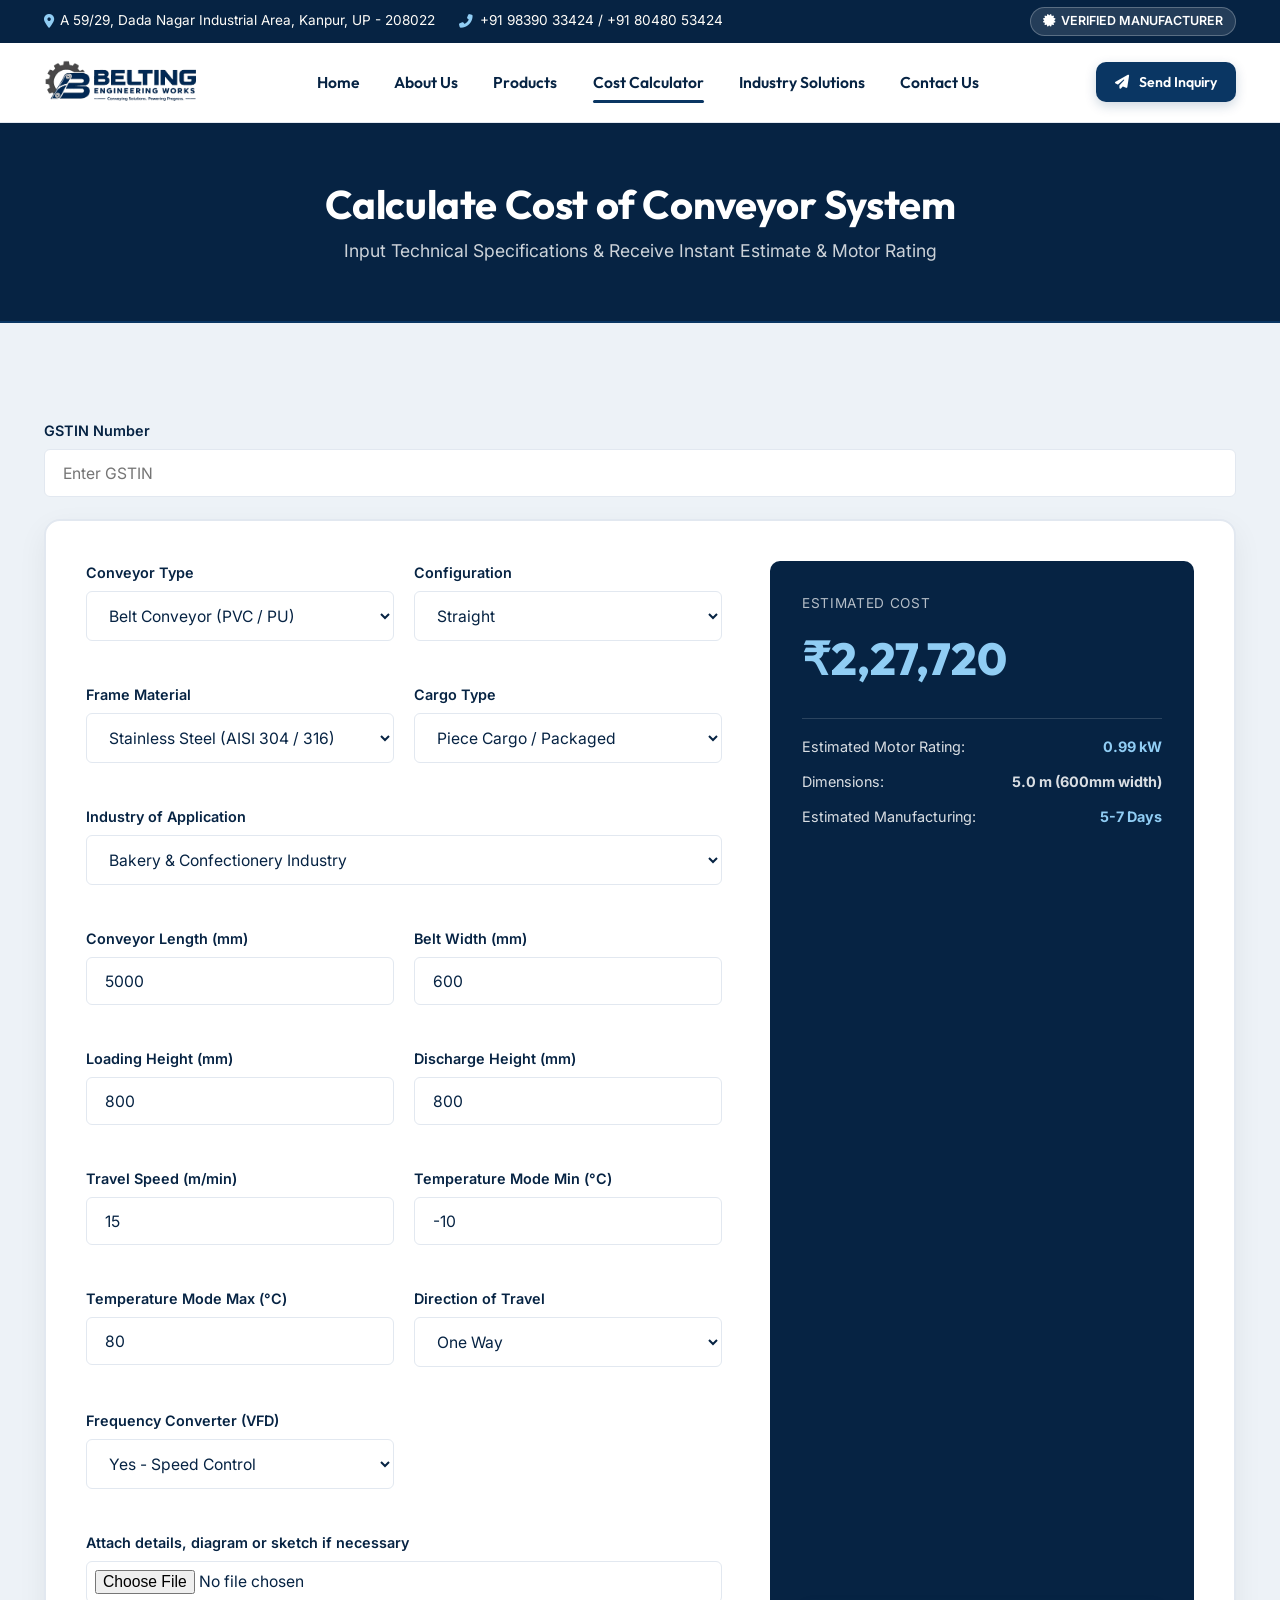
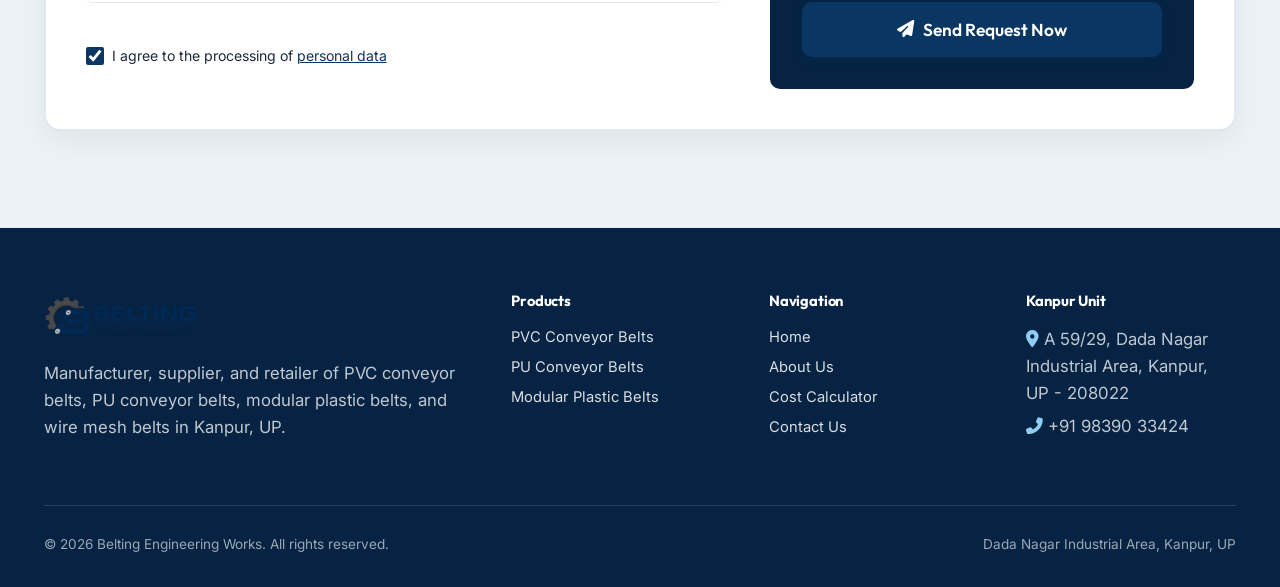
<file: calculator.html>
<!DOCTYPE html>
<html lang="en">
<head>
    <meta charset="UTF-8">
    <meta name="viewport" content="width=device-width, initial-scale=1.0">
    <title>Conveyor Cost Calculator | Belting Engineering Works Kanpur</title>
    <meta name="description" content="Calculate conveyor system costs, motor power kW, and technical specifications with Belting Engineering Works Kanpur instant calculator tool.">
    
    <link rel="stylesheet" href="https://cdnjs.cloudflare.com/ajax/libs/font-awesome/6.4.0/css/all.min.css">
    <link rel="stylesheet" href="css/main.css">
    <link rel="stylesheet" href="css/animations.css">
    <link rel="stylesheet" href="css/components.css">
</head>
<body>
    <div class="scroll-progress-bar" id="blueScrollProgress"></div>

    <!-- Header Top Bar & Navbar -->
    <div class="header-top">
        <div class="container top-bar-inner">
            <div class="top-bar-info">
                <div class="top-bar-item"><i class="fas fa-map-marker-alt"></i><span>A 59/29, Dada Nagar Industrial Area, Kanpur, UP - 208022</span></div>
                <div class="top-bar-item"><i class="fas fa-phone-alt"></i><span>+91 98390 33424 / +91 80480 53424</span></div>
            </div>
            <div class="top-bar-info">
                <div class="top-bar-badge"><i class="fas fa-certificate"></i><span>VERIFIED MANUFACTURER</span></div>
            </div>
        </div>
    </div>

    <header class="navbar">
        <div class="container navbar-inner">
            <a href="index.html" class="brand-logo"><img src="assets/WhatsApp Image 2026-09-14 at 22.29.13.jpeg" alt="Belting Engineering Works" class="brand-logo-img"></a>
            <nav class="nav-links">
                <a href="index.html" class="nav-link">Home</a>
                <a href="about.html" class="nav-link">About Us</a>
                <a href="products.html" class="nav-link">Products</a>
                <a href="calculator.html" class="nav-link active">Cost Calculator</a>
                <a href="applications.html" class="nav-link">Industry Solutions</a>
                <a href="contact.html" class="nav-link">Contact Us</a>
            </nav>
            <div class="nav-actions">
                <a href="contact.html" class="btn btn-blue btn-sm"><i class="fas fa-paper-plane"></i> Send Inquiry</a>
                <button class="mobile-toggle" id="mobileNavToggle"><i class="fas fa-bars"></i></button>
            </div>
        </div>
    </header>

    <!-- Page Banner -->
    <div class="page-banner">
        <div class="container">
            <h1>Calculate Cost of Conveyor System</h1>
            <p>Input Technical Specifications & Receive Instant Estimate & Motor Rating</p>
        </div>
    </div>

    <!-- Calculator Section -->
    <section class="section section-grey">
        <div class="container">
            
            <!-- GSTIN Input -->
<div class="form-group">
    <label class="form-label" for="calcGstin">GSTIN Number</label>
    <input type="text" id="calcGstin" class="form-input" placeholder="Enter GSTIN">
</div>
<form id="conveyorCalcForm" class="calc-wrapper-card">
                
                <!-- Inputs -->
                <div class="calc-form-grid">
                    
                    <div class="form-group">
                        <label class="form-label" for="calcType">Conveyor Type</label>
                        <select id="calcType" class="form-select">
                            <option value="belt" selected>Belt Conveyor (PVC / PU)</option>
                            <option value="modular">Modular Plastic Conveyor</option>
                            <option value="mesh">Stainless Steel Mesh Conveyor</option>
                            <option value="spiral">Spiral Conveyor System</option>
                            <option value="round">Round Belt Conveyor</option>
                            <option value="roller">Roller Conveyor</option>
                            <option value="chain">Chain / Slat Conveyor</option>
                        </select>
                    </div>

                    <div class="form-group">
                        <label class="form-label" for="calcConfig">Configuration</label>
                        <select id="calcConfig" class="form-select">
                            <option value="straight" selected>Straight</option>
                            <option value="curved">Curved (45° / 90° / 180°)</option>
                            <option value="zshaped">Z-shaped</option>
                            <option value="lshaped">L-shaped</option>
                            <option value="inclined">Inclined</option>
                            <option value="spiral">Spiral</option>
                        </select>
                    </div>

                    <div class="form-group">
                        <label class="form-label" for="calcFrame">Frame Material</label>
                        <select id="calcFrame" class="form-select">
                            <option value="ss" selected>Stainless Steel (AISI 304 / 316)</option>
                            <option value="cs">Powder Coated Structural Steel</option>
                        </select>
                    </div>

                    <div class="form-group">
                        <label class="form-label" for="calcCargo">Cargo Type</label>
                        <select id="calcCargo" class="form-select">
                            <option value="piece" selected>Piece Cargo / Packaged</option>
                            <option value="bulk">Bulk Raw Material</option>
                        </select>
                    </div>

                    <div class="form-group calc-form-full">
                        <label class="form-label" for="calcIndustry">Industry of Application</label>
                        <select id="calcIndustry" class="form-select">
                            <option value="bakery" selected>Bakery & Confectionery Industry</option>
                            <option value="semifinished">Semi-Finished Products Industry</option>
                            <option value="fish">Fish Processing Industry</option>
                            <option value="poultry">Poultry Processing Industry</option>
                            <option value="meat">Meat Processing Industry</option>
                        </select>
                    </div>

                    <div class="form-group">
                        <label class="form-label">Conveyor Length (mm)</label>
                        <input type="number" id="calcLength" class="form-input" value="5000" min="500" step="500">
                    </div>

                    <div class="form-group">
                        <label class="form-label">Belt Width (mm)</label>
                        <input type="number" id="calcWidth" class="form-input" value="600" min="200" step="50">
                    </div>

                    <div class="form-group">
                        <label class="form-label">Loading Height (mm)</label>
                        <input type="number" id="calcLoadHeight" class="form-input" value="800" step="50">
                    </div>

                    <div class="form-group">
                        <label class="form-label">Discharge Height (mm)</label>
                        <input type="number" id="calcDischargeHeight" class="form-input" value="800" step="50">
                    </div>

                    <div class="form-group">
                        <label class="form-label">Travel Speed (m/min)</label>
                        <input type="number" id="calcSpeed" class="form-input" value="15" step="1">
                    </div>

                    <div class="form-group">
                        <label class="form-label">Temperature Mode Min (°C)</label>
                        <input type="number" id="calcTempMin" class="form-input" value="-10" step="5">
                    </div>

                    <div class="form-group">
                        <label class="form-label">Temperature Mode Max (°C)</label>
                        <input type="number" id="calcTempMax" class="form-input" value="80" step="5">
                    </div>

                    <div class="form-group">
                        <label class="form-label" for="calcDirection">Direction of Travel</label>
                        <select id="calcDirection" class="form-select">
                            <option value="oneway" selected>One Way</option>
                            <option value="reversible">Reversible</option>
                        </select>
                    </div>

                    <div class="form-group">
                        <label class="form-label" for="calcVfd">Frequency Converter (VFD)</label>
                        <select id="calcVfd" class="form-select">
                            <option value="yes" selected>Yes - Speed Control</option>
                            <option value="no">No - Fixed Speed</option>
                        </select>
                    </div>

                    <div class="form-group calc-form-full">
                        <label class="form-label" for="calcFile">Attach details, diagram or sketch if necessary</label>
                        <input type="file" id="calcFile" class="form-input" accept=".pdf,.png,.jpg,.jpeg,.dwg,.dxf" style="padding: 0.5rem; background: var(--color-white);">
                    </div>

                    <div class="form-group calc-form-full" style="display: flex; align-items: center; gap: 0.5rem;">
                        <input type="checkbox" id="calcPrivacy" required checked style="width: 1.1rem; height: 1.1rem; accent-color: var(--dark-blue);">
                        <label for="calcPrivacy" style="font-size: 0.88rem; color: var(--grey-dark); cursor: pointer;">
                            I agree to the processing of <a href="#" style="color: var(--dark-blue); text-decoration: underline;">personal data</a>
                        </label>
                    </div>

                </div>

                <!-- Summary & Output -->
                <div class="calc-summary-panel">
                    <div>
                        <div class="calc-price-title">Estimated Cost</div>
                        <div class="calc-price-num" id="calcPriceDisplay">₹1,85,000</div>

                        <div class="calc-specs-list">
                            <div class="calc-spec-item">
                                <span>Estimated Motor Rating:</span>
                                <strong id="calcMotorKwDisplay" style="color: #90CDF4;">1.85 kW</strong>
                            </div>
                            <div class="calc-spec-item">
                                <span>Dimensions:</span>
                                <strong id="calcLengthDisplay">5.0 m (600mm width)</strong>
                            </div>
                            <div class="calc-spec-item">
                                <span>Estimated Manufacturing:</span>
                                <strong id="calcLeadDisplay" style="color: #90CDF4;">5-7 Days</strong>
                            </div>
                        </div>
                    </div>

                    <div>
                        <button type="submit" class="btn btn-blue btn-lg" style="width: 100%;">
                            <i class="fas fa-paper-plane"></i> Send Request Now
                        </button>
                    </div>
                </div>

            </form>
        </div>
    </section>

    <!-- Footer -->
    <footer class="footer">
        <div class="container">
            <div class="footer-grid">
                <div>
                    <a href="index.html" class="brand-logo" style="margin-bottom: 1rem; display: inline-flex;"><img src="assets/WhatsApp Image 2026-09-14 at 22.29.13.jpeg" alt="Belting Engineering Works" class="brand-logo-img"></a>
                    <p>Manufacturer, supplier, and retailer of PVC conveyor belts, PU conveyor belts, modular plastic belts, and wire mesh belts in Kanpur, UP.</p>
                </div>
                <div>
                    <h4 style="color: #FFF; margin-bottom: 1rem;">Products</h4>
                    <ul style="display: flex; flex-direction: column; gap: 0.4rem;">
                        <li><a href="products.html">PVC Conveyor Belts</a></li>
                        <li><a href="products.html">PU Conveyor Belts</a></li>
                        <li><a href="products.html">Modular Plastic Belts</a></li>
                    </ul>
                </div>
                <div>
                    <h4 style="color: #FFF; margin-bottom: 1rem;">Navigation</h4>
                    <ul style="display: flex; flex-direction: column; gap: 0.4rem;">
                        <li><a href="index.html">Home</a></li>
                        <li><a href="about.html">About Us</a></li>
                        <li><a href="calculator.html">Cost Calculator</a></li>
                        <li><a href="contact.html">Contact Us</a></li>
                    </ul>
                </div>
                <div>
                    <h4 style="color: #FFF; margin-bottom: 1rem;">Kanpur Unit</h4>
                    <p style="margin-bottom: 0.4rem;"><i class="fas fa-map-marker-alt" style="color: #90CDF4;"></i> A 59/29, Dada Nagar Industrial Area, Kanpur, UP - 208022</p>
                    <p><i class="fas fa-phone-alt" style="color: #90CDF4;"></i> +91 98390 33424</p>
                </div>
            </div>
            <div class="footer-bottom">
                <div>© 2026 Belting Engineering Works. All rights reserved.</div>
                <div>Dada Nagar Industrial Area, Kanpur, UP</div>
            </div>
        </div>
    </footer>

    <script src="js/calculator.js"></script>
    <script src="js/app.js"></script>
</body>
</html>
</file>
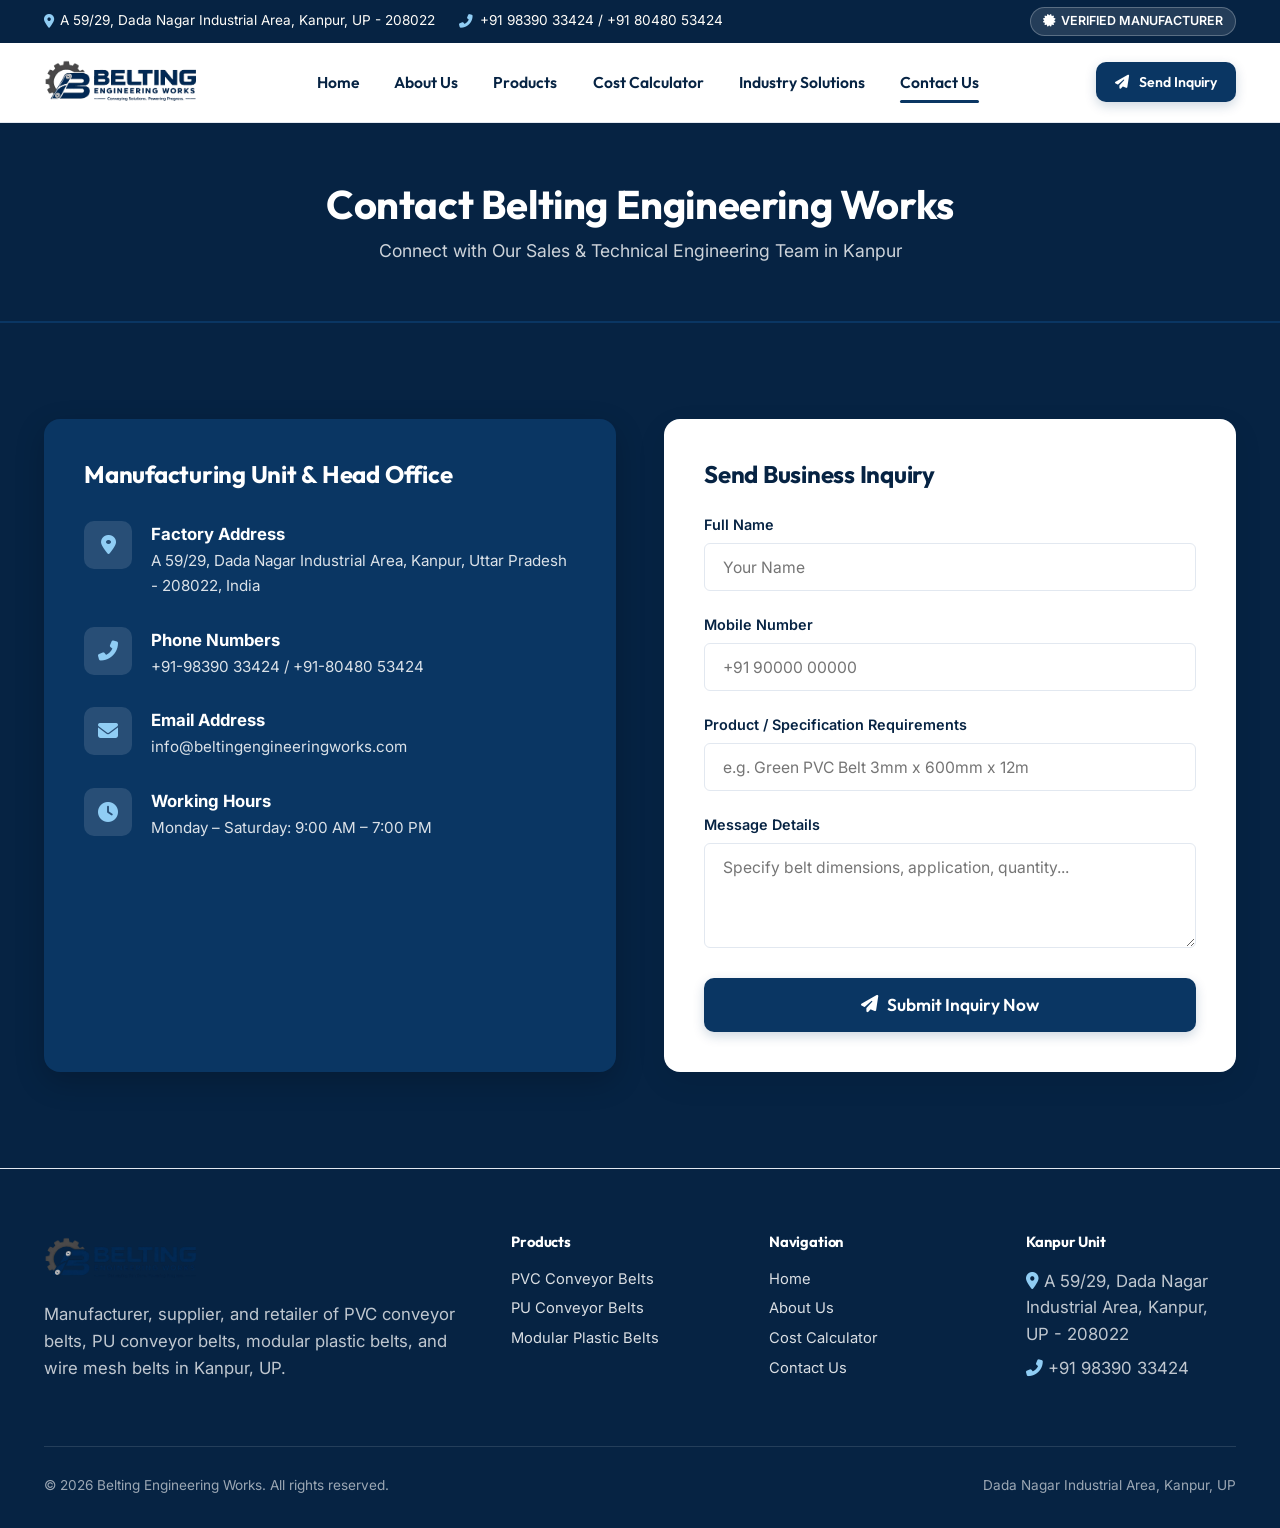
<file: contact.html>
<!DOCTYPE html>
<html lang="en">
<head>
    <meta charset="UTF-8">
    <meta name="viewport" content="width=device-width, initial-scale=1.0">
    <title>Contact Us | Belting Engineering Works Kanpur</title>
    <meta name="description" content="Contact Belting Engineering Works Kanpur for conveyor belt inquiries, quotes, and factory visits at Dada Nagar Industrial Area, Kanpur, Uttar Pradesh.">
    
    <link rel="stylesheet" href="https://cdnjs.cloudflare.com/ajax/libs/font-awesome/6.4.0/css/all.min.css">
    <link rel="stylesheet" href="css/main.css">
    <link rel="stylesheet" href="css/animations.css">
    <link rel="stylesheet" href="css/components.css">
</head>
<body>
    <div class="scroll-progress-bar" id="blueScrollProgress"></div>

    <!-- Header Top Bar & Navbar -->
    <div class="header-top">
        <div class="container top-bar-inner">
            <div class="top-bar-info">
                <div class="top-bar-item"><i class="fas fa-map-marker-alt"></i><span>A 59/29, Dada Nagar Industrial Area, Kanpur, UP - 208022</span></div>
                <div class="top-bar-item"><i class="fas fa-phone-alt"></i><span>+91 98390 33424 / +91 80480 53424</span></div>
            </div>
            <div class="top-bar-info">
                <div class="top-bar-badge"><i class="fas fa-certificate"></i><span>VERIFIED MANUFACTURER</span></div>
            </div>
        </div>
    </div>

    <header class="navbar">
        <div class="container navbar-inner">
            <a href="index.html" class="brand-logo"><img src="assets/WhatsApp Image 2026-09-14 at 22.29.13.jpeg" alt="Belting Engineering Works" class="brand-logo-img"></a>
            <nav class="nav-links">
                <a href="index.html" class="nav-link">Home</a>
                <a href="about.html" class="nav-link">About Us</a>
                <a href="products.html" class="nav-link">Products</a>
                <a href="calculator.html" class="nav-link">Cost Calculator</a>
                <a href="applications.html" class="nav-link">Industry Solutions</a>
                <a href="contact.html" class="nav-link active">Contact Us</a>
            </nav>
            <div class="nav-actions">
                <a href="contact.html" class="btn btn-blue btn-sm"><i class="fas fa-paper-plane"></i> Send Inquiry</a>
                <button class="mobile-toggle" id="mobileNavToggle"><i class="fas fa-bars"></i></button>
            </div>
        </div>
    </header>

    <!-- Banner -->
    <div class="page-banner">
        <div class="container">
            <h1>Contact Belting Engineering Works</h1>
            <p>Connect with Our Sales & Technical Engineering Team in Kanpur</p>
        </div>
    </div>

    <!-- Contact Section -->
    <section class="section section-blue">
        <div class="container">
            
            <div class="contact-block-grid">
                
                <!-- Contact Info Panel -->
                <div class="contact-info-panel">
                    <h3 style="margin-bottom: 2rem;">Manufacturing Unit & Head Office</h3>

                    <div class="contact-detail-row">
                        <div class="contact-icon-wrapper"><i class="fas fa-map-marker-alt"></i></div>
                        <div>
                            <strong style="display: block; font-size: 1.05rem;">Factory Address</strong>
                            <span style="font-size: 0.95rem; color: rgba(255, 255, 255, 0.85);">
                                A 59/29, Dada Nagar Industrial Area, Kanpur, Uttar Pradesh - 208022, India
                            </span>
                        </div>
                    </div>

                    <div class="contact-detail-row">
                        <div class="contact-icon-wrapper"><i class="fas fa-phone-alt"></i></div>
                        <div>
                            <strong style="display: block; font-size: 1.05rem;">Phone Numbers</strong>
                            <span style="font-size: 0.95rem; color: rgba(255, 255, 255, 0.85);">+91-98390 33424 / +91-80480 53424</span>
                        </div>
                    </div>

                    <div class="contact-detail-row">
                        <div class="contact-icon-wrapper"><i class="fas fa-envelope"></i></div>
                        <div>
                            <strong style="display: block; font-size: 1.05rem;">Email Address</strong>
                            <span style="font-size: 0.95rem; color: rgba(255, 255, 255, 0.85);">info@beltingengineeringworks.com</span>
                        </div>
                    </div>

                    <div class="contact-detail-row">
                        <div class="contact-icon-wrapper"><i class="fas fa-clock"></i></div>
                        <div>
                            <strong style="display: block; font-size: 1.05rem;">Working Hours</strong>
                            <span style="font-size: 0.95rem; color: rgba(255, 255, 255, 0.85);">Monday – Saturday: 9:00 AM – 7:00 PM</span>
                        </div>
                    </div>
                </div>

                <!-- Inquiry Form Panel -->
                <div class="contact-form-panel">
                    <h3 style="margin-bottom: 1.5rem; color: var(--dark-blue-deep);">Send Business Inquiry</h3>
                    <form onsubmit="event.preventDefault(); alert('Thank you! Your inquiry has been sent to Belting Engineering Works. Our team will contact you shortly.');">
                        <div class="form-group">
                            <label class="form-label">Full Name</label>
                            <input type="text" class="form-input" placeholder="Your Name" required>
                        </div>
                        <div class="form-group">
                            <label class="form-label">Mobile Number</label>
                            <input type="tel" class="form-input" placeholder="+91 90000 00000" required>
                        </div>
                        <div class="form-group">
                            <label class="form-label">Product / Specification Requirements</label>
                            <input type="text" class="form-input" placeholder="e.g. Green PVC Belt 3mm x 600mm x 12m" required>
                        </div>
                        <div class="form-group">
                            <label class="form-label">Message Details</label>
                            <textarea class="form-input" rows="4" placeholder="Specify belt dimensions, application, quantity..."></textarea>
                        </div>
                        <button type="submit" class="btn btn-blue btn-lg" style="width: 100%;">
                            <i class="fas fa-paper-plane"></i> Submit Inquiry Now
                        </button>
                    </form>
                </div>

            </div>
        </div>
    </section>

    <!-- Footer -->
    <footer class="footer">
        <div class="container">
            <div class="footer-grid">
                <div>
                    <a href="index.html" class="brand-logo" style="margin-bottom: 1rem; display: inline-flex;"><img src="assets/WhatsApp Image 2026-09-14 at 22.29.13.jpeg" alt="Belting Engineering Works" class="brand-logo-img"></a>
                    <p>Manufacturer, supplier, and retailer of PVC conveyor belts, PU conveyor belts, modular plastic belts, and wire mesh belts in Kanpur, UP.</p>
                </div>
                <div>
                    <h4 style="color: #FFF; margin-bottom: 1rem;">Products</h4>
                    <ul style="display: flex; flex-direction: column; gap: 0.4rem;">
                        <li><a href="products.html">PVC Conveyor Belts</a></li>
                        <li><a href="products.html">PU Conveyor Belts</a></li>
                        <li><a href="products.html">Modular Plastic Belts</a></li>
                    </ul>
                </div>
                <div>
                    <h4 style="color: #FFF; margin-bottom: 1rem;">Navigation</h4>
                    <ul style="display: flex; flex-direction: column; gap: 0.4rem;">
                        <li><a href="index.html">Home</a></li>
                        <li><a href="about.html">About Us</a></li>
                        <li><a href="calculator.html">Cost Calculator</a></li>
                        <li><a href="contact.html">Contact Us</a></li>
                    </ul>
                </div>
                <div>
                    <h4 style="color: #FFF; margin-bottom: 1rem;">Kanpur Unit</h4>
                    <p style="margin-bottom: 0.4rem;"><i class="fas fa-map-marker-alt" style="color: #90CDF4;"></i> A 59/29, Dada Nagar Industrial Area, Kanpur, UP - 208022</p>
                    <p><i class="fas fa-phone-alt" style="color: #90CDF4;"></i> +91 98390 33424</p>
                </div>
            </div>
            <div class="footer-bottom">
                <div>© 2026 Belting Engineering Works. All rights reserved.</div>
                <div>Dada Nagar Industrial Area, Kanpur, UP</div>
            </div>
        </div>
    </footer>

    <script src="js/app.js"></script>
</body>
</html>
</file>
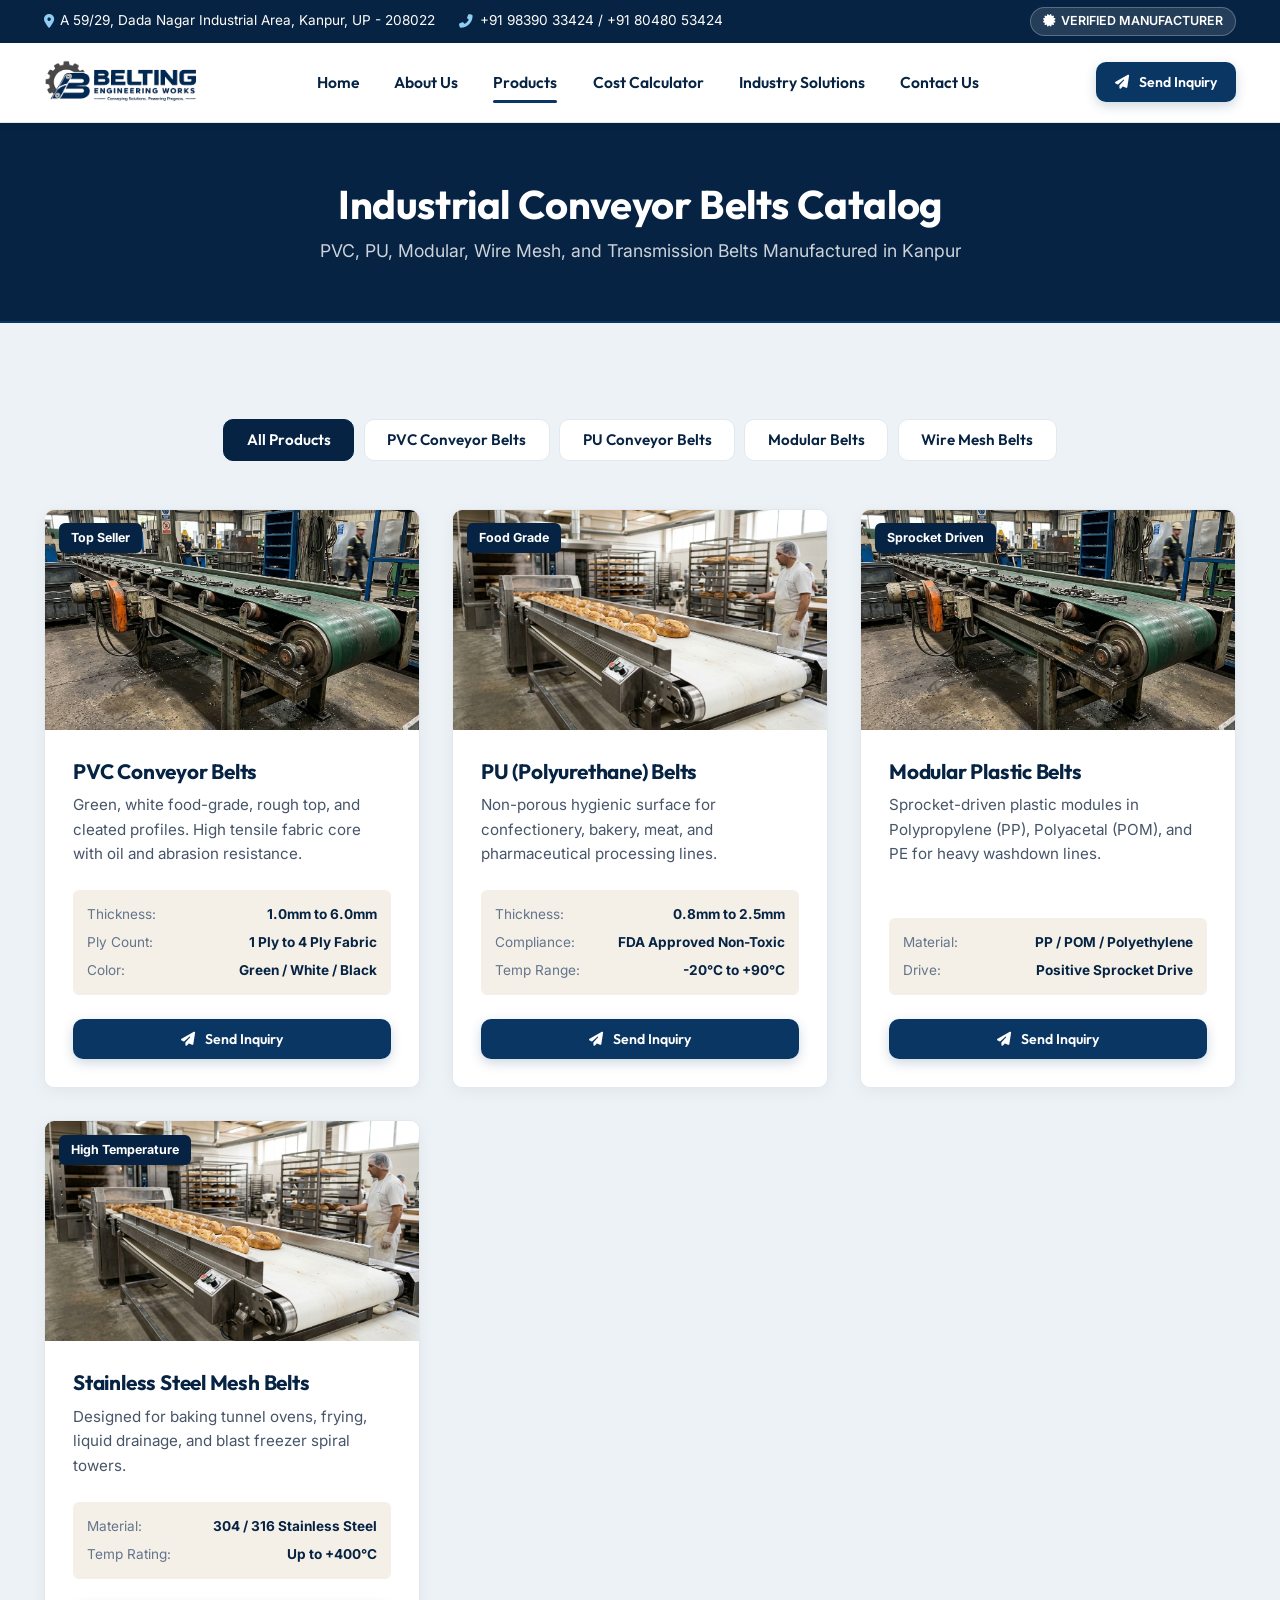
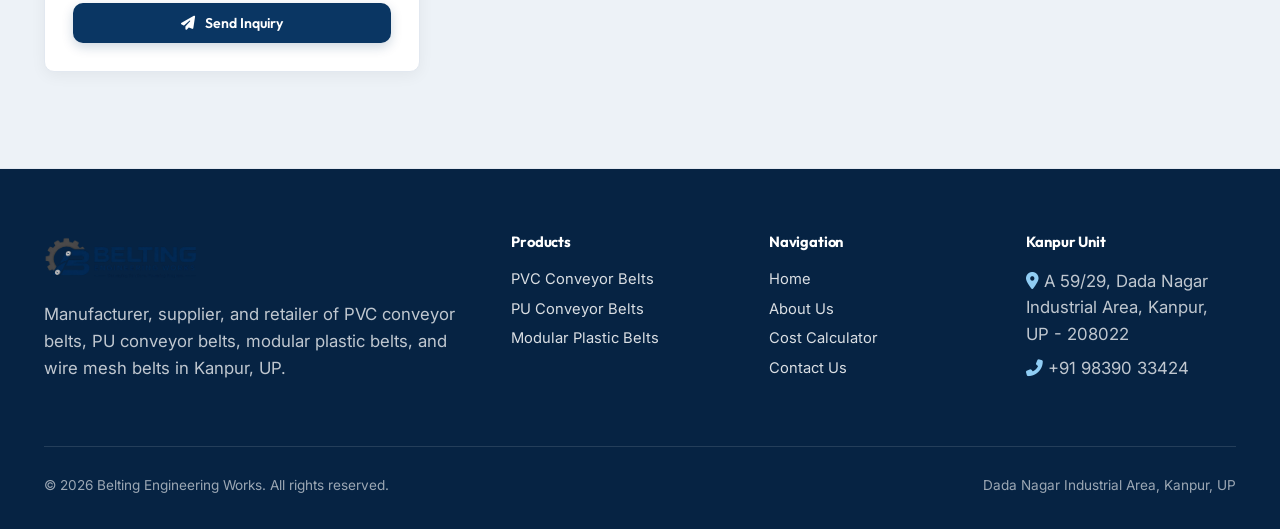
<file: products.html>
<!DOCTYPE html>
<html lang="en">
<head>
    <meta charset="UTF-8">
    <meta name="viewport" content="width=device-width, initial-scale=1.0">
    <title>Conveyor Belts Catalog | Belting Engineering Works Kanpur</title>
    <meta name="description" content="Explore PVC Conveyor Belts, PU Belts, Modular Plastic Belts, and Stainless Steel Wire Mesh Belts manufactured by Belting Engineering Works Kanpur.">
    
    <link rel="stylesheet" href="https://cdnjs.cloudflare.com/ajax/libs/font-awesome/6.4.0/css/all.min.css">
    <link rel="stylesheet" href="css/main.css">
    <link rel="stylesheet" href="css/animations.css">
    <link rel="stylesheet" href="css/components.css">
</head>
<body>
    <div class="scroll-progress-bar" id="blueScrollProgress"></div>

    <!-- Header Top Bar & Navbar -->
    <div class="header-top">
        <div class="container top-bar-inner">
            <div class="top-bar-info">
                <div class="top-bar-item"><i class="fas fa-map-marker-alt"></i><span>A 59/29, Dada Nagar Industrial Area, Kanpur, UP - 208022</span></div>
                <div class="top-bar-item"><i class="fas fa-phone-alt"></i><span>+91 98390 33424 / +91 80480 53424</span></div>
            </div>
            <div class="top-bar-info">
                <div class="top-bar-badge"><i class="fas fa-certificate"></i><span>VERIFIED MANUFACTURER</span></div>
            </div>
        </div>
    </div>

    <header class="navbar">
        <div class="container navbar-inner">
            <a href="index.html" class="brand-logo"><img src="assets/WhatsApp Image 2026-09-14 at 22.29.13.jpeg" alt="Belting Engineering Works" class="brand-logo-img"></a>
            <nav class="nav-links">
                <a href="index.html" class="nav-link">Home</a>
                <a href="about.html" class="nav-link">About Us</a>
                <a href="products.html" class="nav-link active">Products</a>
                <a href="calculator.html" class="nav-link">Cost Calculator</a>
                <a href="applications.html" class="nav-link">Industry Solutions</a>
                <a href="contact.html" class="nav-link">Contact Us</a>
            </nav>
            <div class="nav-actions">
                <a href="contact.html" class="btn btn-blue btn-sm"><i class="fas fa-paper-plane"></i> Send Inquiry</a>
                <button class="mobile-toggle" id="mobileNavToggle"><i class="fas fa-bars"></i></button>
            </div>
        </div>
    </header>

    <!-- Banner -->
    <div class="page-banner">
        <div class="container">
            <h1>Industrial Conveyor Belts Catalog</h1>
            <p>PVC, PU, Modular, Wire Mesh, and Transmission Belts Manufactured in Kanpur</p>
        </div>
    </div>

    <!-- Products Catalog Grid -->
    <section class="section section-grey">
        <div class="container">
            
            <div class="catalog-filter-row">
                <button class="cat-filter-btn active" data-category="all">All Products</button>
                <button class="cat-filter-btn" data-category="pvc">PVC Conveyor Belts</button>
                <button class="cat-filter-btn" data-category="pu">PU Conveyor Belts</button>
                <button class="cat-filter-btn" data-category="modular">Modular Belts</button>
                <button class="cat-filter-btn" data-category="mesh">Wire Mesh Belts</button>
            </div>

            <div class="products-grid">
                
                <div class="product-card" data-category="pvc">
                    <div class="product-img-box">
                        <img src="assets/real_pvc_belt.jpg" alt="PVC Conveyor Belt">
                        <span class="product-tag-badge">Top Seller</span>
                    </div>
                    <div class="product-content-body">
                        <h3 class="product-card-title">PVC Conveyor Belts</h3>
                        <p class="product-card-desc">Green, white food-grade, rough top, and cleated profiles. High tensile fabric core with oil and abrasion resistance.</p>
                        <div class="specs-grid-mini">
                            <div class="spec-line"><span>Thickness:</span><strong>1.0mm to 6.0mm</strong></div>
                            <div class="spec-line"><span>Ply Count:</span><strong>1 Ply to 4 Ply Fabric</strong></div>
                            <div class="spec-line"><span>Color:</span><strong>Green / White / Black</strong></div>
                        </div>
                        <a href="contact.html" class="btn btn-blue btn-sm"><i class="fas fa-paper-plane"></i> Send Inquiry</a>
                    </div>
                </div>

                <div class="product-card" data-category="pu">
                    <div class="product-img-box">
                        <img src="assets/real_pu_belt.jpg" alt="PU Conveyor Belt">
                        <span class="product-tag-badge">Food Grade</span>
                    </div>
                    <div class="product-content-body">
                        <h3 class="product-card-title">PU (Polyurethane) Belts</h3>
                        <p class="product-card-desc">Non-porous hygienic surface for confectionery, bakery, meat, and pharmaceutical processing lines.</p>
                        <div class="specs-grid-mini">
                            <div class="spec-line"><span>Thickness:</span><strong>0.8mm to 2.5mm</strong></div>
                            <div class="spec-line"><span>Compliance:</span><strong>FDA Approved Non-Toxic</strong></div>
                            <div class="spec-line"><span>Temp Range:</span><strong>-20°C to +90°C</strong></div>
                        </div>
                        <a href="contact.html" class="btn btn-blue btn-sm"><i class="fas fa-paper-plane"></i> Send Inquiry</a>
                    </div>
                </div>

                <div class="product-card" data-category="modular">
                    <div class="product-img-box">
                        <img src="assets/real_pvc_belt.jpg" alt="Modular Plastic Belt">
                        <span class="product-tag-badge">Sprocket Driven</span>
                    </div>
                    <div class="product-content-body">
                        <h3 class="product-card-title">Modular Plastic Belts</h3>
                        <p class="product-card-desc">Sprocket-driven plastic modules in Polypropylene (PP), Polyacetal (POM), and PE for heavy washdown lines.</p>
                        <div class="specs-grid-mini">
                            <div class="spec-line"><span>Material:</span><strong>PP / POM / Polyethylene</strong></div>
                            <div class="spec-line"><span>Drive:</span><strong>Positive Sprocket Drive</strong></div>
                        </div>
                        <a href="contact.html" class="btn btn-blue btn-sm"><i class="fas fa-paper-plane"></i> Send Inquiry</a>
                    </div>
                </div>

                <div class="product-card" data-category="mesh">
                    <div class="product-img-box">
                        <img src="assets/real_pu_belt.jpg" alt="Wire Mesh Belt">
                        <span class="product-tag-badge">High Temperature</span>
                    </div>
                    <div class="product-content-body">
                        <h3 class="product-card-title">Stainless Steel Mesh Belts</h3>
                        <p class="product-card-desc">Designed for baking tunnel ovens, frying, liquid drainage, and blast freezer spiral towers.</p>
                        <div class="specs-grid-mini">
                            <div class="spec-line"><span>Material:</span><strong>304 / 316 Stainless Steel</strong></div>
                            <div class="spec-line"><span>Temp Rating:</span><strong>Up to +400°C</strong></div>
                        </div>
                        <a href="contact.html" class="btn btn-blue btn-sm"><i class="fas fa-paper-plane"></i> Send Inquiry</a>
                    </div>
                </div>

            </div>
        </div>
    </section>

    <!-- Footer -->
    <footer class="footer">
        <div class="container">
            <div class="footer-grid">
                <div>
                    <a href="index.html" class="brand-logo" style="margin-bottom: 1rem; display: inline-flex;"><img src="assets/WhatsApp Image 2026-09-14 at 22.29.13.jpeg" alt="Belting Engineering Works" class="brand-logo-img"></a>
                    <p>Manufacturer, supplier, and retailer of PVC conveyor belts, PU conveyor belts, modular plastic belts, and wire mesh belts in Kanpur, UP.</p>
                </div>
                <div>
                    <h4 style="color: #FFF; margin-bottom: 1rem;">Products</h4>
                    <ul style="display: flex; flex-direction: column; gap: 0.4rem;">
                        <li><a href="products.html">PVC Conveyor Belts</a></li>
                        <li><a href="products.html">PU Conveyor Belts</a></li>
                        <li><a href="products.html">Modular Plastic Belts</a></li>
                    </ul>
                </div>
                <div>
                    <h4 style="color: #FFF; margin-bottom: 1rem;">Navigation</h4>
                    <ul style="display: flex; flex-direction: column; gap: 0.4rem;">
                        <li><a href="index.html">Home</a></li>
                        <li><a href="about.html">About Us</a></li>
                        <li><a href="calculator.html">Cost Calculator</a></li>
                        <li><a href="contact.html">Contact Us</a></li>
                    </ul>
                </div>
                <div>
                    <h4 style="color: #FFF; margin-bottom: 1rem;">Kanpur Unit</h4>
                    <p style="margin-bottom: 0.4rem;"><i class="fas fa-map-marker-alt" style="color: #90CDF4;"></i> A 59/29, Dada Nagar Industrial Area, Kanpur, UP - 208022</p>
                    <p><i class="fas fa-phone-alt" style="color: #90CDF4;"></i> +91 98390 33424</p>
                </div>
            </div>
            <div class="footer-bottom">
                <div>© 2026 Belting Engineering Works. All rights reserved.</div>
                <div>Dada Nagar Industrial Area, Kanpur, UP</div>
            </div>
        </div>
    </footer>

    <script src="js/app.js"></script>
</body>
</html>
</file>
<file: css/main.css>
/* ==========================================================================
   Belting Engineering Works - Strict Color Palette System
   Pallete: Cream White | Dark Blue | Grey | White (Strictly No Other Colors)
   ========================================================================== */

@import url('https://fonts.googleapis.com/css2?family=Inter:wght@300;400;500;600;700&family=Outfit:wght@500;600;700;800&display=swap');

:root {
    /* Strict Color Tokens */
    --bg-cream: #FFFDF9;
    --bg-cream-alt: #F4F0E8;
    --color-white: #FFFFFF;

    --dark-blue: #0A3663;
    --dark-blue-deep: #062343;
    --dark-blue-hover: #124A82;
    --dark-blue-accent: #2563EB;

    --grey-dark: #1E293B;
    --grey-medium: #475569;
    --grey-light: #64748B;
    --grey-border: #E2E8F0;
    --grey-bg: #EDF2F7;

    /* Logo Metallic Grey Palette */
    --logo-grey: #5A6B7C;
    --logo-grey-metallic: #9CA3AF;
    --logo-grey-dark: #374151;
    --logo-grey-light: #CBD5E1;

    /* Semantic Mappings */
    --text-primary: #0A3663;
    --text-body: #475569;
    --text-muted: #64748B;
    --text-inverted: #FFFFFF;

    /* Typography */
    --font-heading: 'Outfit', -apple-system, BlinkMacSystemFont, sans-serif;
    --font-body: 'Inter', -apple-system, BlinkMacSystemFont, sans-serif;

    /* Radii & Layout */
    --radius-sm: 6px;
    --radius-md: 10px;
    --radius-lg: 16px;
    --radius-full: 9999px;
    --header-height: 80px;
}

/* Blue Scroll Progress Bar */
.scroll-progress-bar {
    position: fixed;
    top: 0;
    left: 0;
    height: 4px;
    width: 0%;
    background: linear-gradient(90deg, var(--dark-blue), var(--dark-blue-accent), #60A5FA);
    box-shadow: 0 0 10px rgba(37, 99, 235, 0.7);
    z-index: 10000;
    transition: width 0.1s ease-out;
}

/* Reset */
*,
*::before,
*::after {
    box-sizing: border-box;
    margin: 0;
    padding: 0;
}

html {
    scroll-behavior: smooth;
    font-size: 16px;
    background-color: var(--bg-cream);
    color: var(--text-body);
    font-family: var(--font-body);
    overflow-x: hidden;
}

body {
    background-color: var(--bg-cream);
    color: var(--text-body);
    line-height: 1.6;
    -webkit-font-smoothing: antialiased;
}

/* Typography Base */
h1,
h2,
h3,
h4,
h5,
h6 {
    font-family: var(--font-heading);
    font-weight: 700;
    line-height: 1.25;
    color: var(--dark-blue-deep);
    letter-spacing: -0.01em;
}

h1 {
    font-size: clamp(2.4rem, 5vw, 3.8rem);
}

h2 {
    font-size: clamp(1.8rem, 3.2vw, 2.5rem);
}

h3 {
    font-size: clamp(1.2rem, 2vw, 1.5rem);
}

p {
    color: var(--grey-medium);
    font-size: 1.05rem;
    margin-bottom: 1rem;
}

a {
    color: var(--dark-blue);
    text-decoration: none;
    transition: all 0.2s ease;
}

a:hover {
    color: var(--dark-blue-hover);
}

ul {
    list-style: none;
}

/* Container */
.container {
    width: 100%;
    max-width: 1240px;
    margin: 0 auto;
    padding: 0 1.5rem;
}

/* Distinct Separate Sections */
.section {
    padding: 6rem 0;
    position: relative;
    border-bottom: 1px solid var(--grey-border);
}

.section-cream {
    background-color: var(--bg-cream);
}

.section-cream-alt {
    background-color: var(--bg-cream-alt);
}

.section-blue {
    background-color: var(--dark-blue-deep);
    color: var(--text-inverted);
}

.section-blue h2,
.section-blue h3,
.section-blue p {
    color: var(--text-inverted);
}

.section-grey {
    background-color: var(--grey-bg);
}

.section-header {
    text-align: center;
    max-width: 720px;
    margin: 0 auto 3.5rem auto;
}

.section-tag {
    display: inline-flex;
    align-items: center;
    gap: 0.5rem;
    padding: 0.35rem 0.9rem;
    background: rgba(10, 54, 99, 0.08);
    border: 1px solid var(--dark-blue);
    border-radius: var(--radius-full);
    color: var(--dark-blue);
    font-size: 0.82rem;
    font-weight: 700;
    text-transform: uppercase;
    letter-spacing: 0.06em;
    margin-bottom: 0.85rem;
}

.section-blue .section-tag {
    background: rgba(255, 255, 255, 0.15);
    border-color: rgba(255, 255, 255, 0.3);
    color: var(--text-inverted);
}

.section-title {
    margin-bottom: 0.85rem;
}

.section-title span {
    color: var(--dark-blue);
}

.section-blue .section-title span {
    color: #90CDF4;
}

/* Button System (Strictly Cream, Dark Blue, Grey & White) */
.btn {
    display: inline-flex;
    align-items: center;
    justify-content: center;
    gap: 0.6rem;
    padding: 0.9rem 1.8rem;
    border-radius: var(--radius-md);
    font-family: var(--font-heading);
    font-weight: 600;
    font-size: 1rem;
    cursor: pointer;
    transition: all 0.25s ease;
    border: none;
    outline: none;
    text-decoration: none;
}

.btn-blue {
    background: var(--dark-blue);
    color: var(--text-inverted);
    box-shadow: 0 4px 12px rgba(10, 54, 99, 0.2);
}

.btn-blue:hover {
    background: var(--dark-blue-hover);
    color: var(--text-inverted);
    transform: translateY(-2px);
}

.btn-outline {
    background: transparent;
    color: var(--dark-blue);
    border: 2px solid var(--dark-blue);
}

.btn-outline:hover {
    background: var(--dark-blue);
    color: var(--text-inverted);
    transform: translateY(-2px);
}

.btn-grey {
    background: var(--grey-dark);
    color: var(--text-inverted);
}

.btn-grey:hover {
    background: var(--grey-medium);
    color: var(--text-inverted);
}

.btn-sm {
    padding: 0.55rem 1.2rem;
    font-size: 0.88rem;
}

.btn-lg {
    padding: 1.05rem 2.2rem;
    font-size: 1.08rem;
}

/* Custom Scrollbar */
::-webkit-scrollbar {
    width: 8px;
}

::-webkit-scrollbar-track {
    background: var(--bg-cream);
}

::-webkit-scrollbar-thumb {
    background: var(--grey-medium);
    border-radius: 4px;
}

::-webkit-scrollbar-thumb:hover {
    background: var(--dark-blue);
}
</file>
<file: css/animations.css>
/* ==========================================================================
   ApexDrive Conveyor Technologies - Animations & Visual Effects
   Keyframes, Scroll Reveals, Glassmorphism & Micro-animations
   ========================================================================== */

/* Keyframe Animations */
@keyframes pulseGlow {
    0%, 100% {
        box-shadow: 0 0 15px rgba(0, 242, 254, 0.3);
        border-color: rgba(0, 242, 254, 0.4);
    }
    50% {
        box-shadow: 0 0 30px rgba(0, 242, 254, 0.7);
        border-color: rgba(0, 242, 254, 0.9);
    }
}

@keyframes pulseAmber {
    0%, 100% {
        box-shadow: 0 0 15px rgba(255, 158, 0, 0.3);
        border-color: rgba(255, 158, 0, 0.4);
    }
    50% {
        box-shadow: 0 0 30px rgba(255, 158, 0, 0.7);
        border-color: rgba(255, 158, 0, 0.9);
    }
}

@keyframes scanline {
    0% {
        transform: translateY(-100%);
    }
    100% {
        transform: translateY(1000%);
    }
}

@keyframes laserPulse {
    0%, 100% {
        opacity: 0.3;
        transform: scaleX(0.98);
    }
    50% {
        opacity: 1;
        transform: scaleX(1.02);
    }
}

@keyframes floatSlow {
    0%, 100% {
        transform: translateY(0px) rotate(0deg);
    }
    50% {
        transform: translateY(-10px) rotate(1deg);
    }
}

@keyframes rotateGear {
    from {
        transform: rotate(0deg);
    }
    to {
        transform: rotate(360deg);
    }
}

@keyframes beltMovePattern {
    0% {
        background-position: 0 0;
    }
    100% {
        background-position: 40px 0;
    }
}

@keyframes statusBlink {
    0%, 100% { opacity: 1; }
    50% { opacity: 0.3; }
}

/* Scroll Reveal Classes */
.reveal {
    opacity: 0;
    transform: translateY(40px);
    transition: opacity 0.8s cubic-bezier(0.16, 1, 0.3, 1), transform 0.8s cubic-bezier(0.16, 1, 0.3, 1);
    will-change: opacity, transform;
}

.reveal.active {
    opacity: 1;
    transform: translateY(0);
}

.reveal-left {
    opacity: 0;
    transform: translateX(-40px);
    transition: opacity 0.8s cubic-bezier(0.16, 1, 0.3, 1), transform 0.8s cubic-bezier(0.16, 1, 0.3, 1);
}

.reveal-left.active {
    opacity: 1;
    transform: translateX(0);
}

.reveal-right {
    opacity: 0;
    transform: translateX(40px);
    transition: opacity 0.8s cubic-bezier(0.16, 1, 0.3, 1), transform 0.8s cubic-bezier(0.16, 1, 0.3, 1);
}

.reveal-right.active {
    opacity: 1;
    transform: translateX(0);
}

.reveal-scale {
    opacity: 0;
    transform: scale(0.92);
    transition: opacity 0.8s cubic-bezier(0.16, 1, 0.3, 1), transform 0.8s cubic-bezier(0.16, 1, 0.3, 1);
}

.reveal-scale.active {
    opacity: 1;
    transform: scale(1);
}

.delay-1 { transition-delay: 0.15s; }
.delay-2 { transition-delay: 0.3s; }
.delay-3 { transition-delay: 0.45s; }
.delay-4 { transition-delay: 0.6s; }

/* Interactive Hover Utilities */
.glass-card {
    background: var(--bg-card);
    backdrop-filter: blur(16px);
    -webkit-backdrop-filter: blur(16px);
    border: 1px solid var(--border-subtle);
    border-radius: var(--radius-md);
    transition: all 0.35s cubic-bezier(0.16, 1, 0.3, 1);
    position: relative;
    overflow: hidden;
}

.glass-card:hover {
    background: var(--bg-card-hover);
    border-color: var(--border-cyan);
    transform: translateY(-6px);
    box-shadow: 0 16px 32px rgba(0, 0, 0, 0.5), 0 0 20px rgba(0, 242, 254, 0.15);
}

.glass-card::before {
    content: '';
    position: absolute;
    top: 0;
    left: 0;
    right: 0;
    height: 2px;
    background: linear-gradient(90deg, transparent, var(--accent-cyan), transparent);
    opacity: 0;
    transition: opacity 0.35s ease;
}

.glass-card:hover::before {
    opacity: 1;
}

/* Status Indicator Dot */
.status-dot {
    width: 8px;
    height: 8px;
    border-radius: 50%;
    background-color: var(--accent-emerald);
    box-shadow: 0 0 8px var(--accent-emerald);
    display: inline-block;
}

.status-dot.active {
    animation: statusBlink 1.5s infinite;
}

.status-dot.amber {
    background-color: var(--accent-amber);
    box-shadow: 0 0 8px var(--accent-amber);
}

/* Animated Grid Background */
.bg-grid-glow {
    position: absolute;
    inset: 0;
    background-image: radial-gradient(circle at 50% 50%, rgba(0, 242, 254, 0.08) 0%, transparent 60%);
    pointer-events: none;
}

/* ==========================================================================
   Mobile Fix: Force-show all reveal elements on small screens
   (prevents invisible text if IntersectionObserver doesn't trigger)
   ========================================================================== */
@media (max-width: 768px) {
    .reveal,
    .reveal-left,
    .reveal-right,
    .reveal-scale {
        opacity: 1 !important;
        transform: none !important;
        transition: none !important;
    }
}
</file>
<file: css/components.css>
/* ==========================================================================
   Belting Engineering Works - Component Stylesheet
   Navbar, Full Hero, Why Us, 6-Step Process, Calculator Form & Page Sections
   Palette: Cream White (#FFFDF9), Dark Blue (#0A3663), Grey (#475569), White (#FFF)
   ========================================================================== */

/* --------------------------------------------------------------------------
   1. Header Bar & Navbar
   -------------------------------------------------------------------------- */
.header-top {
    background: var(--dark-blue-deep);
    color: var(--text-inverted);
    font-size: 0.85rem;
    padding: 0.45rem 0;
}

.top-bar-inner {
    display: flex;
    justify-content: space-between;
    align-items: center;
    flex-wrap: wrap;
    gap: 1rem;
}

.top-bar-info {
    display: flex;
    align-items: center;
    gap: 1.5rem;
}

.top-bar-item {
    display: flex;
    align-items: center;
    gap: 0.4rem;
    color: var(--bg-cream);
}

.top-bar-item i {
    color: #90CDF4;
}

.top-bar-badge {
    background: rgba(255, 255, 255, 0.12);
    border: 1px solid rgba(255, 255, 255, 0.25);
    color: var(--text-inverted);
    padding: 0.2rem 0.75rem;
    border-radius: var(--radius-full);
    font-weight: 600;
    font-size: 0.78rem;
    display: flex;
    align-items: center;
    gap: 0.4rem;
}

.navbar {
    position: sticky;
    top: 0;
    left: 0;
    right: 0;
    height: var(--header-height);
    background: var(--bg-cream);
    border-bottom: 1px solid var(--grey-border);
    box-shadow: 0 2px 8px rgba(0, 0, 0, 0.04);
    z-index: 100;
}

.navbar-inner {
    display: flex;
    justify-content: space-between;
    align-items: center;
    height: 100%;
}

.brand-logo {
    display: flex;
    align-items: center;
    text-decoration: none;
    background: transparent;
}

.brand-logo-img {
    height: 52px;
    max-width: 290px;
    width: auto;
    object-fit: contain;
    mix-blend-mode: multiply;
    -webkit-mix-blend-mode: multiply;
    background: transparent;
    /* Fallback for browsers that don't support mix-blend-mode well */
    filter: contrast(1);
    transition: transform 0.25s ease;
}

/* Ensure navbar background is plain so multiply blend works correctly */
.navbar {
    background: var(--color-white) !important;
    isolation: auto;
}

.brand-logo:hover .brand-logo-img {
    transform: scale(1.03);
}

.nav-links {
    display: flex;
    align-items: center;
    gap: 2.2rem;
}

.nav-link {
    color: var(--dark-blue-deep);
    font-family: var(--font-heading);
    font-weight: 600;
    font-size: 0.98rem;
    position: relative;
    padding: 0.5rem 0;
}

.nav-link::after {
    content: '';
    position: absolute;
    bottom: 0;
    left: 0;
    width: 0;
    height: 3px;
    background: var(--dark-blue);
    border-radius: 2px;
    transition: width 0.25s ease;
}

.nav-link:hover::after, .nav-link.active::after {
    width: 100%;
}

.nav-actions {
    display: flex;
    align-items: center;
    gap: 1rem;
}

.mobile-toggle {
    display: none;
    background: none;
    border: none;
    color: var(--dark-blue-deep);
    font-size: 1.5rem;
    cursor: pointer;
}

/* Page Banner Header (For Sub-pages) */
.page-banner {
    background: var(--dark-blue-deep);
    color: var(--text-inverted);
    padding: 3.5rem 0;
    text-align: center;
    border-bottom: 2px solid var(--dark-blue);
}

.page-banner h1 {
    color: var(--text-inverted);
    font-size: 2.5rem;
    margin-bottom: 0.5rem;
}

.page-banner p {
    color: rgba(255, 255, 255, 0.8);
    font-size: 1.1rem;
    max-width: 650px;
    margin: 0 auto;
}

/* --------------------------------------------------------------------------
   2. Big Size Hero Conveyor Machine & Transparent Text Overlay
   -------------------------------------------------------------------------- */
.hero-fullscreen-machine {
    position: relative;
    min-height: calc(100vh - var(--header-height));
    width: 100%;
    background: var(--dark-blue-deep);
    overflow: hidden;
    display: flex;
    align-items: center;
    justify-content: center;
    border-bottom: 2px solid var(--logo-grey-slate);
}

.hero-big-bg-canvas {
    position: absolute;
    top: 0;
    left: 0;
    width: 100%;
    height: 100%;
    z-index: 1;
    opacity: 0.95;
}

.hero-transparent-overlay-wrapper {
    position: relative;
    z-index: 2;
    padding: 3rem 1.5rem;
    display: flex;
    flex-direction: column;
    align-items: center;
    justify-content: center;
    text-align: center;
    width: 100%;
}

.hero-step-bar {
    display: flex;
    gap: 0.8rem;
    margin-bottom: 1.5rem;
    flex-wrap: wrap;
    justify-content: center;
}

.hero-step-bar .step-pill {
    padding: 0.45rem 1.2rem;
    background: rgba(6, 35, 67, 0.65);
    border: 1.5px solid var(--logo-grey-metallic);
    color: var(--logo-grey-light);
    border-radius: var(--radius-full);
    font-size: 0.88rem;
    font-weight: 600;
    backdrop-filter: blur(10px);
    transition: all 0.35s cubic-bezier(0.16, 1, 0.3, 1);
    cursor: pointer;
}

.hero-step-bar .step-pill.active {
    background: var(--dark-blue);
    color: #FFFFFF;
    border-color: #60A5FA;
    box-shadow: 0 0 20px rgba(37, 99, 235, 0.5);
    transform: scale(1.05);
}

.hero-transparent-card {
    background: rgba(6, 35, 67, 0.52);
    backdrop-filter: blur(18px);
    -webkit-backdrop-filter: blur(18px);
    border: 1.5px solid rgba(255, 255, 255, 0.22);
    border-radius: var(--radius-lg);
    padding: 2.5rem 3rem;
    max-width: 960px;
    width: 100%;
    box-shadow: 0 25px 60px rgba(0, 0, 0, 0.5);
    transition: transform 0.4s ease, opacity 0.4s ease;
}

.hero-badge-tag {
    display: inline-flex;
    align-items: center;
    gap: 0.5rem;
    padding: 0.4rem 1.1rem;
    background: rgba(10, 54, 99, 0.8);
    color: #90CDF4;
    border: 1px solid rgba(255, 255, 255, 0.3);
    border-radius: var(--radius-full);
    font-size: 0.85rem;
    font-weight: 700;
    margin-bottom: 1.25rem;
    backdrop-filter: blur(6px);
}

.hero-transparent-title {
    font-size: clamp(2.2rem, 4.5vw, 3.6rem);
    color: rgba(255, 255, 255, 0.96);
    text-shadow: 0 4px 20px rgba(0, 0, 0, 0.7);
    margin-bottom: 1.25rem;
    line-height: 1.2;
}

.hero-transparent-title span {
    background: linear-gradient(135deg, #FFFFFF, #90CDF4);
    -webkit-background-clip: text;
    -webkit-text-fill-color: transparent;
}

.hero-transparent-lead {
    font-size: 1.18rem;
    line-height: 1.7;
    color: rgba(255, 255, 255, 0.9);
    text-shadow: 0 2px 10px rgba(0, 0, 0, 0.6);
    margin-bottom: 2rem;
    max-width: 820px;
    margin-left: auto;
    margin-right: auto;
}

.hero-stats-transparent {
    display: grid;
    grid-template-columns: repeat(3, 1fr);
    gap: 1.5rem;
    padding-top: 1.5rem;
    border-top: 1px solid rgba(255, 255, 255, 0.18);
    margin-top: 1.5rem;
}

.hero-stats-transparent .stat-value {
    font-family: var(--font-heading);
    font-size: 1.75rem;
    font-weight: 800;
    color: #90CDF4;
    text-shadow: 0 2px 10px rgba(0, 0, 0, 0.6);
}

.hero-stats-transparent .stat-label {
    font-size: 0.85rem;
    color: rgba(255, 255, 255, 0.8);
}

/* Material Pills */
.mat-pill {
    background: rgba(255, 255, 255, 0.12);
    border: 1px solid rgba(255, 255, 255, 0.25);
    color: #FFFFFF;
    padding: 0.35rem 0.9rem;
    border-radius: var(--radius-full);
    font-size: 0.82rem;
    font-weight: 600;
    cursor: pointer;
    transition: all 0.25s ease;
}

.mat-pill.active, .mat-pill:hover {
    background: var(--dark-blue);
    border-color: #60A5FA;
    color: #FFFFFF;
}
    border-radius: var(--radius-lg);
    box-shadow: 0 20px 40px rgba(6, 35, 67, 0.25);
    padding: 1.5rem;
    position: relative;
}

.canvas-header-bar {
    display: flex;
    justify-content: space-between;
    align-items: center;
    color: var(--text-inverted);
    font-size: 0.85rem;
    font-weight: 600;
    padding-bottom: 0.85rem;
    border-bottom: 1px solid rgba(255, 255, 255, 0.15);
    margin-bottom: 1rem;
}

.hero-belt-canvas {
    width: 100%;
    height: 340px;
    display: block;
    border-radius: var(--radius-md);
    background: #0B1727;
}

.canvas-controls-bar {
    display: flex;
    justify-content: space-between;
    align-items: center;
    margin-top: 1rem;
    padding-top: 0.85rem;
    border-top: 1px solid rgba(255, 255, 255, 0.15);
    color: var(--text-inverted);
}

.scroll-notice {
    font-size: 0.82rem;
    color: #90CDF4;
    font-weight: 600;
    display: flex;
    align-items: center;
    gap: 0.4rem;
}

.mat-pills {
    display: flex;
    gap: 0.4rem;
}

.mat-pill {
    padding: 0.35rem 0.8rem;
    border: 1px solid rgba(255, 255, 255, 0.2);
    background: rgba(255, 255, 255, 0.08);
    border-radius: var(--radius-sm);
    font-size: 0.78rem;
    font-weight: 600;
    color: var(--text-inverted);
    cursor: pointer;
    transition: all 0.2s ease;
}

.mat-pill.active, .mat-pill:hover {
    background: var(--color-white);
    color: var(--dark-blue-deep);
    border-color: var(--color-white);
}

/* --------------------------------------------------------------------------
   3. Why Us? Key Advantages Grid
   -------------------------------------------------------------------------- */
.why-us-grid {
    display: grid;
    grid-template-columns: repeat(2, 1fr);
    gap: 2rem;
}

.why-card {
    background: var(--color-white);
    border: 1px solid var(--grey-border);
    border-radius: var(--radius-md);
    padding: 2rem;
    box-shadow: 0 4px 15px rgba(0, 0, 0, 0.04);
    transition: transform 0.25s ease, box-shadow 0.25s ease;
    display: flex;
    gap: 1.25rem;
}

.why-card:hover {
    transform: translateY(-4px);
    box-shadow: 0 10px 25px rgba(10, 54, 99, 0.1);
    border-color: var(--dark-blue);
}

.why-icon {
    width: 52px;
    height: 52px;
    border-radius: var(--radius-md);
    background: var(--dark-blue-deep);
    color: var(--text-inverted);
    display: flex;
    align-items: center;
    justify-content: center;
    font-size: 1.35rem;
    flex-shrink: 0;
}

.why-title {
    font-size: 1.2rem;
    margin-bottom: 0.5rem;
    color: var(--dark-blue-deep);
}

.why-desc {
    font-size: 0.95rem;
    color: var(--grey-medium);
    line-height: 1.6;
}

/* --------------------------------------------------------------------------
   4. 6-Step Workflow Process Timeline
   -------------------------------------------------------------------------- */
.timeline-process-grid {
    display: grid;
    grid-template-columns: repeat(3, 1fr);
    gap: 1.75rem;
}

.process-step-card {
    background: var(--color-white);
    border: 1px solid var(--grey-border);
    border-radius: var(--radius-md);
    padding: 1.75rem;
    position: relative;
    transition: transform 0.25s ease;
}

.process-step-card:hover {
    transform: translateY(-4px);
    border-color: var(--dark-blue);
}

.step-number-badge {
    width: 36px;
    height: 36px;
    border-radius: 50%;
    background: var(--dark-blue);
    color: var(--text-inverted);
    font-family: var(--font-heading);
    font-weight: 800;
    display: flex;
    align-items: center;
    justify-content: center;
    font-size: 0.95rem;
    margin-bottom: 1rem;
}

.step-card-title {
    font-size: 1.1rem;
    margin-bottom: 0.5rem;
    color: var(--dark-blue-deep);
}

.step-card-desc {
    font-size: 0.88rem;
    color: var(--grey-medium);
}

/* --------------------------------------------------------------------------
   5. Interactive Calculator Form Grid (Ksspbelt extracted spec inputs)
   -------------------------------------------------------------------------- */
.calc-wrapper-card {
    background: var(--color-white);
    border: 2px solid var(--grey-border);
    border-radius: var(--radius-lg);
    padding: 2.5rem;
    box-shadow: 0 10px 30px rgba(0, 0, 0, 0.06);
    display: grid;
    grid-template-columns: 1.2fr 0.8fr;
    gap: 3rem;
}

.calc-form-grid {
    display: grid;
    grid-template-columns: 1fr 1fr;
    gap: 1.25rem;
}

.calc-form-full {
    grid-column: span 2;
}

.radio-btn-group {
    display: flex;
    gap: 0.75rem;
    flex-wrap: wrap;
}

.radio-btn-group label {
    display: flex;
    align-items: center;
    gap: 0.4rem;
    font-size: 0.9rem;
    color: var(--grey-medium);
    background: var(--bg-cream-alt);
    padding: 0.5rem 0.85rem;
    border-radius: var(--radius-sm);
    cursor: pointer;
    border: 1px solid var(--grey-border);
}

.calc-summary-panel {
    background: var(--dark-blue-deep);
    border-radius: var(--radius-md);
    padding: 2rem;
    color: var(--text-inverted);
    display: flex;
    flex-direction: column;
    justify-content: space-between;
}

.calc-price-title {
    font-size: 0.85rem;
    text-transform: uppercase;
    letter-spacing: 0.05em;
    color: rgba(255, 255, 255, 0.7);
}

.calc-price-num {
    font-family: var(--font-heading);
    font-size: 2.8rem;
    font-weight: 800;
    color: #90CDF4;
    margin: 0.5rem 0 1.5rem 0;
}

.calc-specs-list {
    border-top: 1px solid rgba(255, 255, 255, 0.15);
    padding-top: 1rem;
    margin-bottom: 1.5rem;
    display: flex;
    flex-direction: column;
    gap: 0.75rem;
    font-size: 0.9rem;
}

.calc-spec-item {
    display: flex;
    justify-content: space-between;
    color: rgba(255, 255, 255, 0.85);
}

/* --------------------------------------------------------------------------
   6. Products Catalog Grid & Filter
   -------------------------------------------------------------------------- */
.catalog-filter-row {
    display: flex;
    justify-content: center;
    gap: 0.6rem;
    flex-wrap: wrap;
    margin-bottom: 3rem;
}

.cat-filter-btn {
    padding: 0.65rem 1.4rem;
    background: var(--color-white);
    border: 1px solid var(--grey-border);
    border-radius: var(--radius-md);
    font-family: var(--font-heading);
    font-weight: 600;
    font-size: 0.95rem;
    color: var(--dark-blue-deep);
    cursor: pointer;
    transition: all 0.25s ease;
}

.cat-filter-btn:hover, .cat-filter-btn.active {
    background: var(--dark-blue-deep);
    color: var(--text-inverted);
    border-color: var(--dark-blue-deep);
}

.products-grid {
    display: grid;
    grid-template-columns: repeat(auto-fit, minmax(320px, 1fr));
    gap: 2rem;
}

.product-card {
    background: var(--color-white);
    border: 1px solid var(--grey-border);
    border-radius: var(--radius-md);
    box-shadow: 0 4px 15px rgba(0, 0, 0, 0.05);
    overflow: hidden;
    display: flex;
    flex-direction: column;
    transition: all 0.25s ease;
}

.product-card:hover {
    transform: translateY(-5px);
    box-shadow: 0 12px 30px rgba(10, 54, 99, 0.12);
    border-color: var(--dark-blue);
}

.product-img-box {
    height: 220px;
    width: 100%;
    position: relative;
    background: var(--grey-bg);
    overflow: hidden;
}

.product-img-box img {
    width: 100%;
    height: 100%;
    object-fit: cover;
    transition: transform 0.4s ease;
}

.product-card:hover .product-img-box img {
    transform: scale(1.05);
}

.product-tag-badge {
    position: absolute;
    top: 0.85rem;
    left: 0.85rem;
    background: var(--dark-blue-deep);
    color: var(--text-inverted);
    padding: 0.3rem 0.75rem;
    border-radius: var(--radius-sm);
    font-size: 0.78rem;
    font-weight: 700;
}

.product-content-body {
    padding: 1.75rem;
    display: flex;
    flex-direction: column;
    flex-grow: 1;
}

.product-card-title {
    font-size: 1.3rem;
    margin-bottom: 0.6rem;
    color: var(--dark-blue-deep);
}

.product-card-desc {
    font-size: 0.95rem;
    color: var(--grey-medium);
    margin-bottom: 1.5rem;
    flex-grow: 1;
}

.specs-grid-mini {
    background: var(--bg-cream-alt);
    border-radius: var(--radius-sm);
    padding: 0.85rem;
    margin-bottom: 1.5rem;
    font-size: 0.85rem;
    display: flex;
    flex-direction: column;
    gap: 0.4rem;
}

.spec-line {
    display: flex;
    justify-content: space-between;
}

.spec-line span { color: var(--grey-light); }
.spec-line strong { color: var(--dark-blue-deep); }

/* --------------------------------------------------------------------------
   7. Contact & Location
   -------------------------------------------------------------------------- */
.contact-block-grid {
    display: grid;
    grid-template-columns: 1fr 1fr;
    gap: 3rem;
}

.contact-info-panel {
    background: var(--dark-blue);
    border-radius: var(--radius-lg);
    padding: 2.5rem;
    color: var(--text-inverted);
    box-shadow: 0 10px 30px rgba(0, 0, 0, 0.2);
}

.contact-info-panel h3 {
    color: var(--text-inverted);
}

.contact-detail-row {
    display: flex;
    gap: 1.2rem;
    margin-bottom: 1.75rem;
}

.contact-icon-wrapper {
    width: 48px;
    height: 48px;
    border-radius: var(--radius-md);
    background: rgba(255, 255, 255, 0.12);
    color: #90CDF4;
    display: flex;
    align-items: center;
    justify-content: center;
    font-size: 1.25rem;
    flex-shrink: 0;
}

.contact-form-panel {
    background: var(--color-white);
    border-radius: var(--radius-lg);
    padding: 2.5rem;
    box-shadow: 0 10px 30px rgba(0, 0, 0, 0.08);
}

.form-group {
    margin-bottom: 1.35rem;
}

.form-label {
    display: block;
    font-size: 0.9rem;
    font-weight: 600;
    margin-bottom: 0.45rem;
    color: var(--dark-blue-deep);
}

.form-input, .form-select {
    width: 100%;
    padding: 0.85rem 1.1rem;
    border: 1px solid var(--grey-border);
    border-radius: var(--radius-sm);
    font-family: var(--font-body);
    font-size: 0.98rem;
    background: var(--color-white);
    color: var(--dark-blue-deep);
    outline: none;
    transition: border-color 0.2s ease;
}

.form-input:focus, .form-select:focus {
    border-color: var(--dark-blue);
    box-shadow: 0 0 0 3px rgba(10, 54, 99, 0.12);
}

/* Modal */
.modal-overlay {
    position: fixed;
    inset: 0;
    background: rgba(6, 35, 67, 0.75);
    backdrop-filter: blur(6px);
    z-index: 1000;
    display: flex;
    align-items: center;
    justify-content: center;
    opacity: 0;
    pointer-events: none;
    transition: opacity 0.3s ease;
}

.modal-overlay.active {
    opacity: 1;
    pointer-events: auto;
}

.modal-dialog {
    background: var(--color-white);
    border-radius: var(--radius-lg);
    padding: 2.5rem;
    width: 90%;
    max-width: 520px;
    position: relative;
    box-shadow: 0 20px 50px rgba(0, 0, 0, 0.3);
}

.modal-close-btn {
    position: absolute;
    top: 1.2rem;
    right: 1.2rem;
    background: none;
    border: none;
    font-size: 1.5rem;
    color: var(--grey-light);
    cursor: pointer;
}

/* Footer */
.footer {
    background: var(--dark-blue-deep);
    color: var(--text-inverted);
    padding: 4rem 0 2rem 0;
    font-size: 0.92rem;
}

.footer-grid {
    display: grid;
    grid-template-columns: 2fr repeat(3, 1fr);
    gap: 3rem;
    margin-bottom: 3rem;
}

.footer p { color: rgba(255, 255, 255, 0.75); }
.footer a { color: rgba(255, 255, 255, 0.85); }
.footer a:hover { color: #90CDF4; }

.footer-bottom {
    border-top: 1px solid rgba(255, 255, 255, 0.12);
    padding-top: 1.75rem;
    display: flex;
    justify-content: space-between;
    color: rgba(255, 255, 255, 0.6);
    font-size: 0.85rem;
}

/* ==========================================================================
   RESPONSIVE STYLES — Tablet & Mobile
   ========================================================================== */

/* Fix: reveal animations hidden on mobile if IntersectionObserver doesn't fire */
@media (max-width: 768px) {
    .reveal, .reveal-left, .reveal-right, .reveal-scale {
        opacity: 1 !important;
        transform: none !important;
    }
}

/* ---- Tablet (≤ 992px) ---- */
@media (max-width: 992px) {
    /* Layout grids */
    .hero-fullscreen-grid       { grid-template-columns: 1fr; }
    .why-us-grid                { grid-template-columns: 1fr; }
    .timeline-process-grid      { grid-template-columns: repeat(2, 1fr); }
    .calc-wrapper-card          { grid-template-columns: 1fr; gap: 2rem; }
    .contact-block-grid         { grid-template-columns: 1fr; }
    .footer-grid                { grid-template-columns: 1fr 1fr; gap: 2rem; }

    /* Hero card */
    .hero-transparent-card      { padding: 2rem 1.75rem; }
    .hero-stats-transparent     { grid-template-columns: repeat(3, 1fr); gap: 1rem; }
}

/* ---- Mobile (≤ 768px) ---- */
@media (max-width: 768px) {

    /* --- Navigation --- */
    .nav-links {
        display: none;
        position: fixed;
        top: var(--header-height);
        left: 0;
        right: 0;
        background: var(--color-white);
        flex-direction: column;
        align-items: flex-start;
        padding: 1.5rem;
        gap: 1.25rem;
        border-bottom: 2px solid var(--grey-border);
        box-shadow: 0 8px 24px rgba(0,0,0,0.08);
        z-index: 99;
    }
    .nav-links .nav-link {
        color: var(--dark-blue-deep) !important;
        font-size: 1.1rem;
        width: 100%;
        padding: 0.6rem 0;
        border-bottom: 1px solid var(--grey-border);
    }
    .nav-links .nav-link:last-child { border-bottom: none; }
    .nav-links.open { display: flex; }
    .mobile-toggle  { display: block; }

    /* Hide "Send Inquiry" button in navbar on mobile to save space */
    .nav-actions .btn-sm { display: none; }

    /* --- Top bar --- */
    .top-bar-inner  { flex-direction: column; align-items: flex-start; gap: 0.5rem; }
    .top-bar-info   { flex-direction: column; gap: 0.4rem; }

    /* --- Sections --- */
    .section { padding: 3.5rem 0; }

    /* --- Page Banner --- */
    .page-banner        { padding: 2.5rem 0; }
    .page-banner h1     { font-size: 1.75rem; }
    .page-banner p      { font-size: 0.97rem; }

    /* --- Hero --- */
    .hero-transparent-card {
        padding: 1.5rem 1.1rem;
        border-radius: var(--radius-md);
    }
    .hero-transparent-title { font-size: clamp(1.6rem, 6vw, 2.4rem); }
    .hero-transparent-lead  { font-size: 1rem; }

    .hero-stats-transparent {
        grid-template-columns: 1fr;
        gap: 0.75rem;
        text-align: left;
    }
    .hero-stats-transparent .stat-value { font-size: 1.4rem; }

    .hero-step-bar      { gap: 0.5rem; }
    .hero-step-bar .step-pill { font-size: 0.78rem; padding: 0.35rem 0.85rem; }

    .hero-action-buttons { flex-direction: column; align-items: center; }
    .hero-action-buttons .btn { width: 100%; max-width: 320px; }

    .mat-pills { flex-wrap: wrap; justify-content: center; }

    /* --- Why Us grid --- */
    .why-us-grid { grid-template-columns: 1fr; gap: 1.25rem; }
    .why-card    { flex-direction: row; align-items: flex-start; padding: 1.5rem; }

    /* --- 6-Step Process --- */
    .timeline-process-grid { grid-template-columns: 1fr; gap: 1.25rem; }

    /* --- Calculator --- */
    .calc-wrapper-card  { grid-template-columns: 1fr; padding: 1.5rem; gap: 1.75rem; }
    .calc-form-grid     { grid-template-columns: 1fr; gap: 1rem; }
    .calc-form-full     { grid-column: span 1; }
    .calc-price-num     { font-size: 2.2rem; }

    /* --- Products grid --- */
    .products-grid { grid-template-columns: 1fr; }

    /* --- Contact --- */
    .contact-block-grid { grid-template-columns: 1fr; gap: 1.75rem; }
    .contact-info-panel { padding: 1.75rem; }
    .contact-form-panel { padding: 1.75rem; }

    /* --- Footer --- */
    .footer-grid   { grid-template-columns: 1fr; gap: 1.5rem; }
    .footer-bottom { flex-direction: column; gap: 0.5rem; text-align: center; }
    .footer        { padding: 3rem 0 1.5rem; }

    /* --- Modal --- */
    .modal-dialog { padding: 1.75rem 1.25rem; }
}

/* ---- Small Mobile (≤ 480px) ---- */
@media (max-width: 480px) {
    html { font-size: 15px; }

    .container { padding: 0 1rem; }

    .hero-transparent-card { padding: 1.25rem 0.9rem; }

    .brand-logo-img { height: 40px; max-width: 200px; }

    .btn-lg { padding: 0.85rem 1.5rem; font-size: 0.97rem; }

    .why-card { flex-direction: column; }

    .calc-summary-panel { padding: 1.5rem; }

    .hero-step-bar .step-pill { font-size: 0.72rem; padding: 0.3rem 0.7rem; }

    .page-banner h1 { font-size: 1.5rem; }
}
</file>
